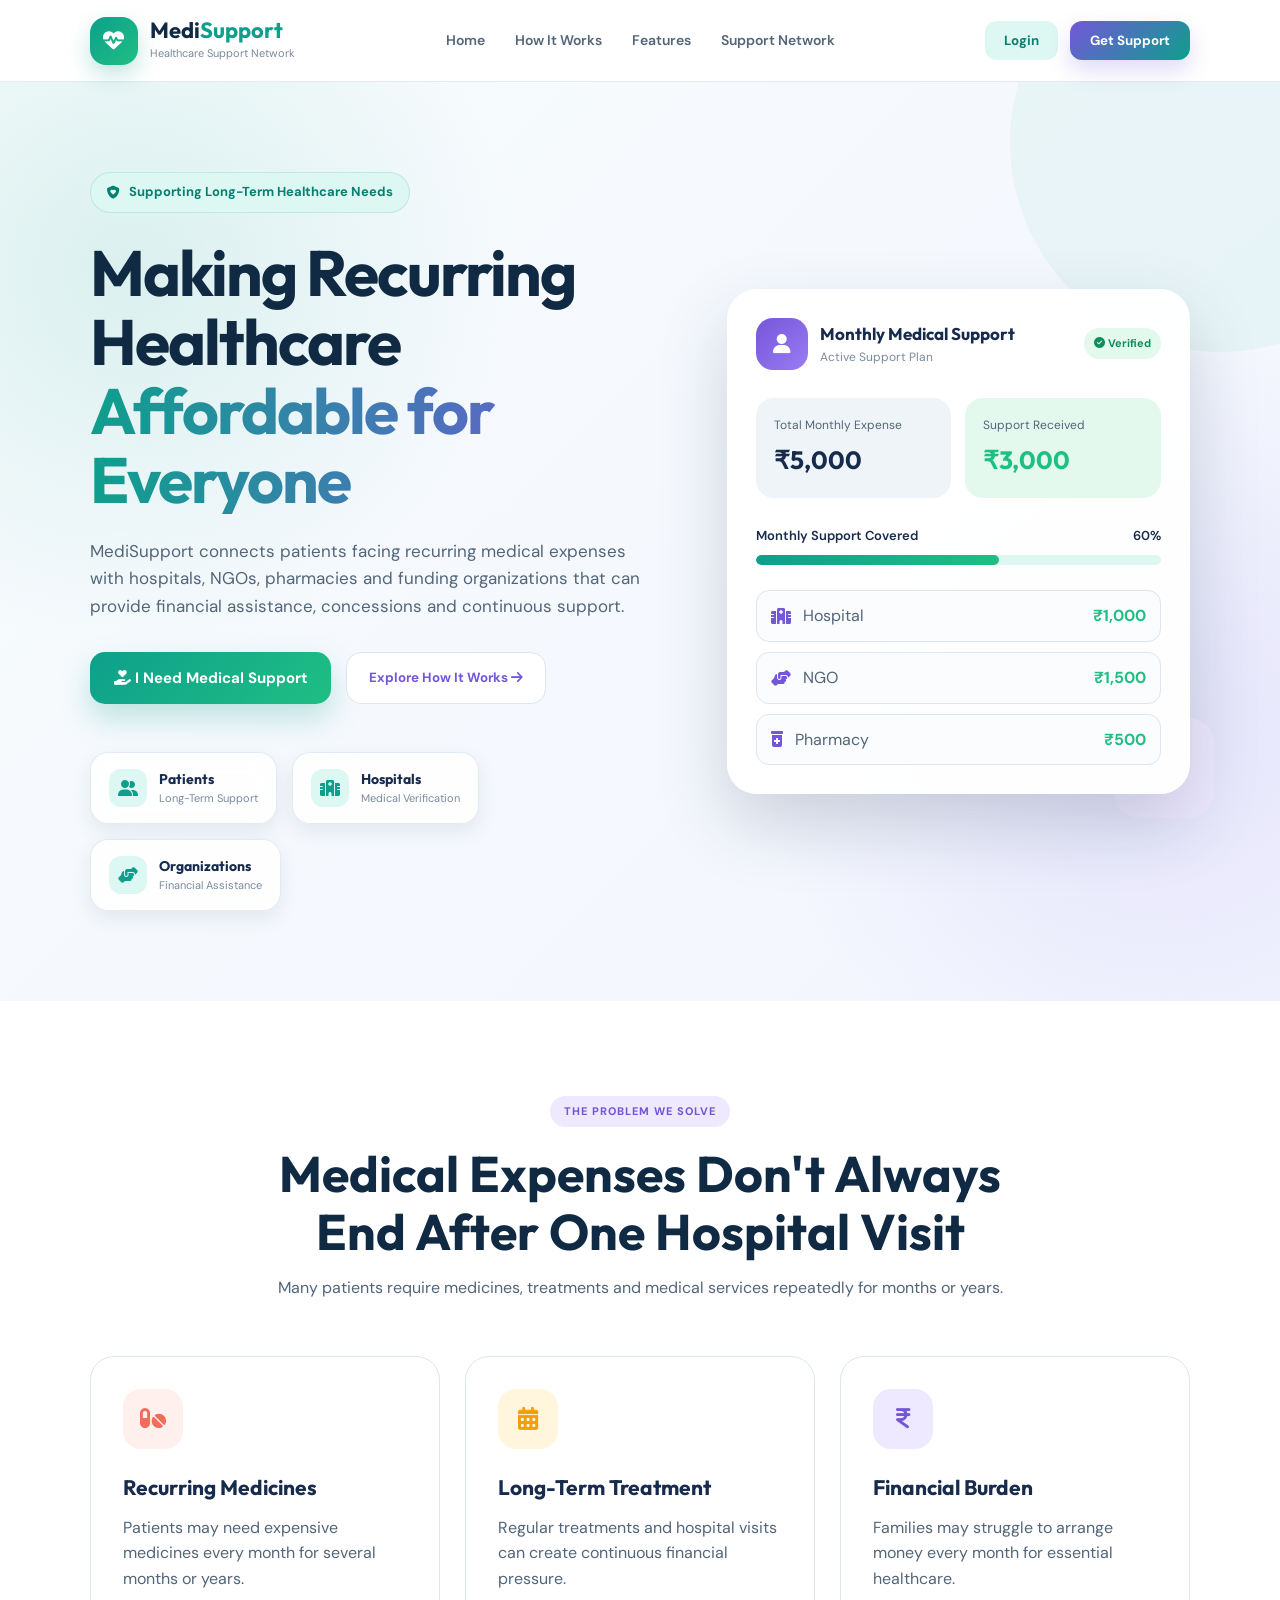
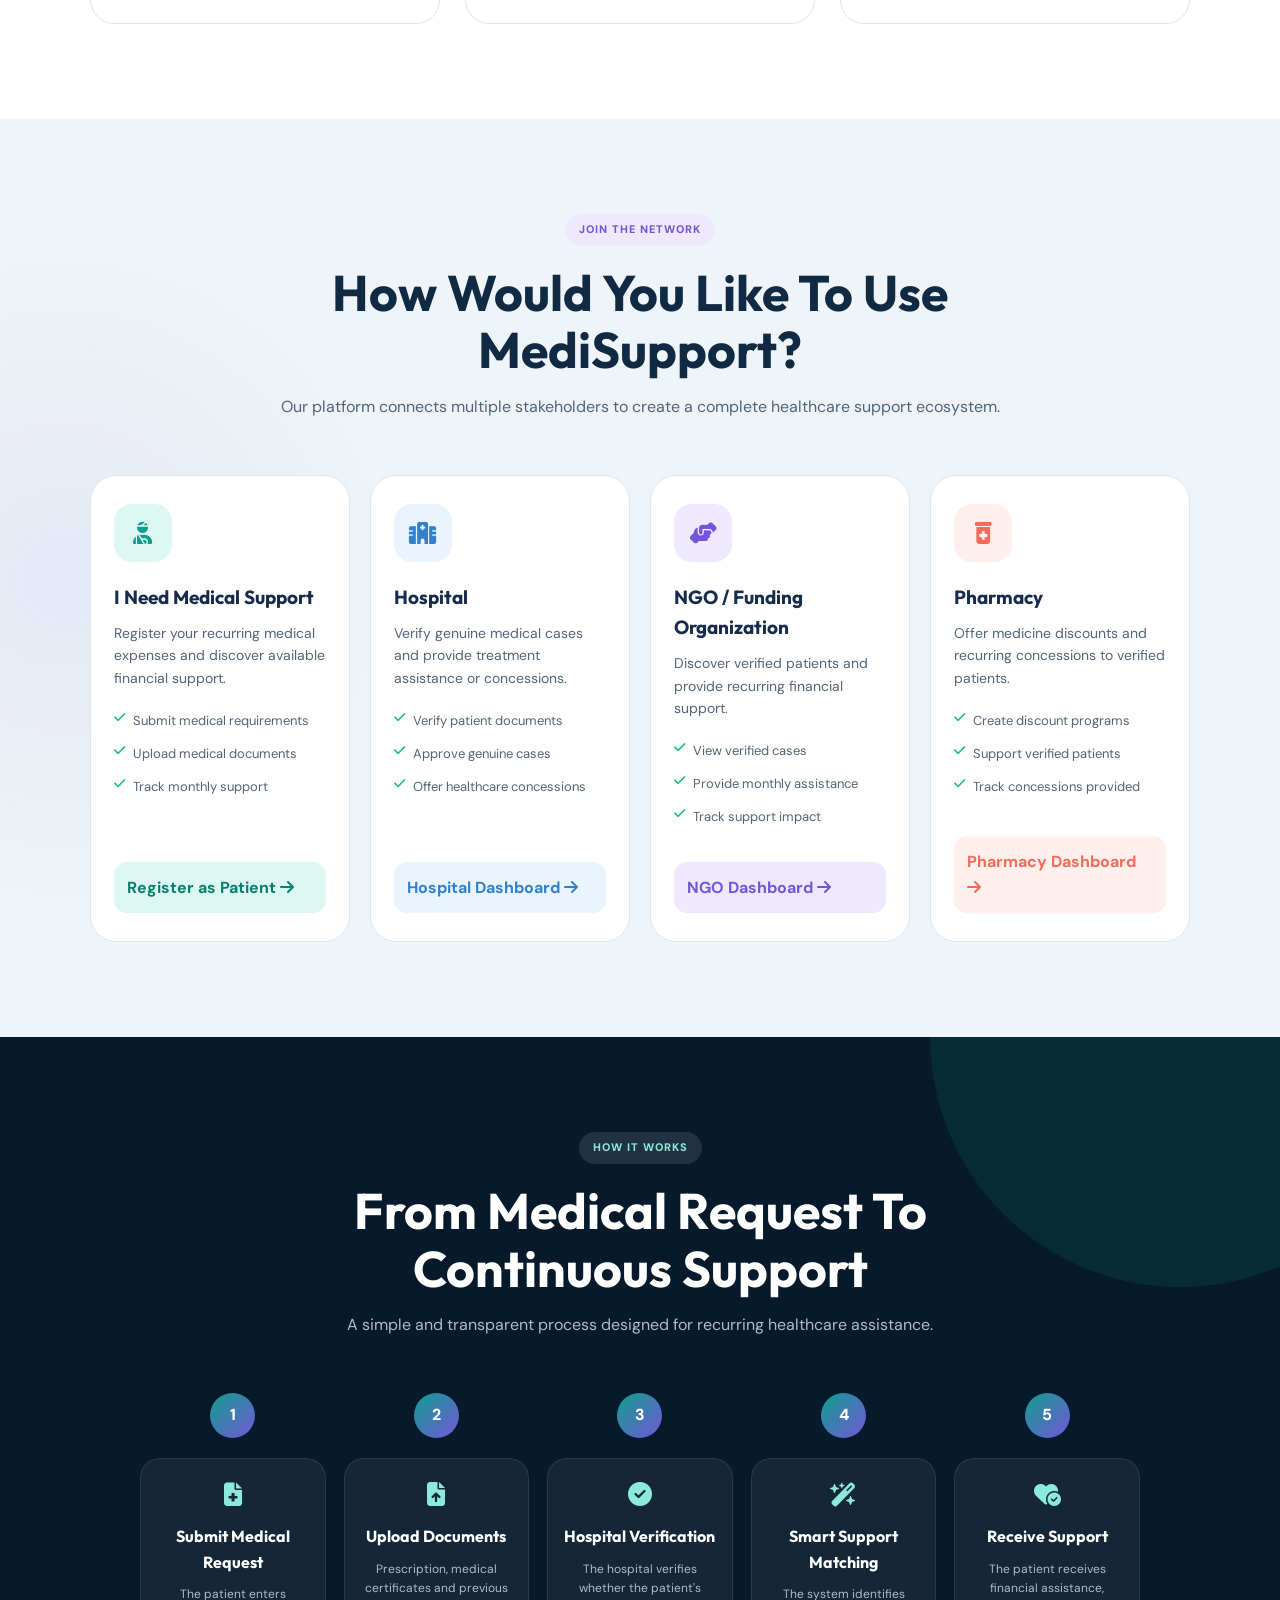
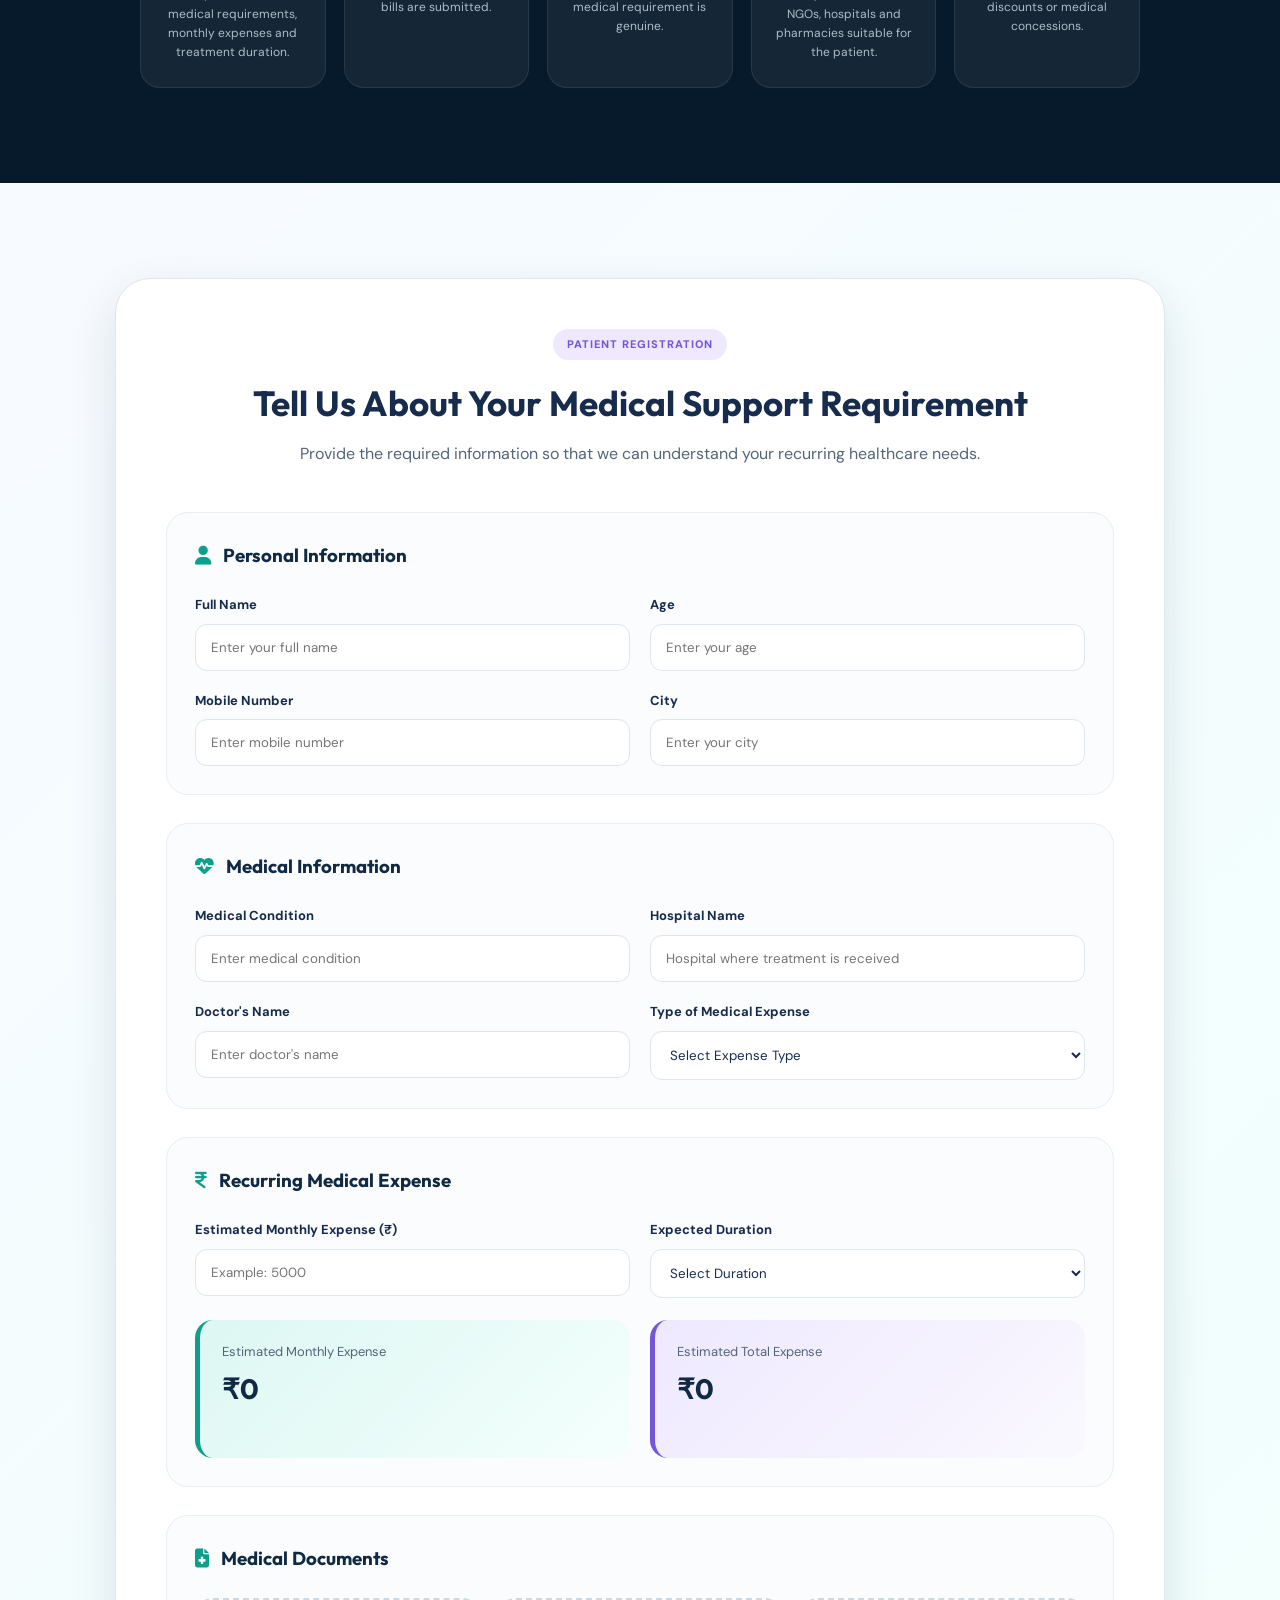
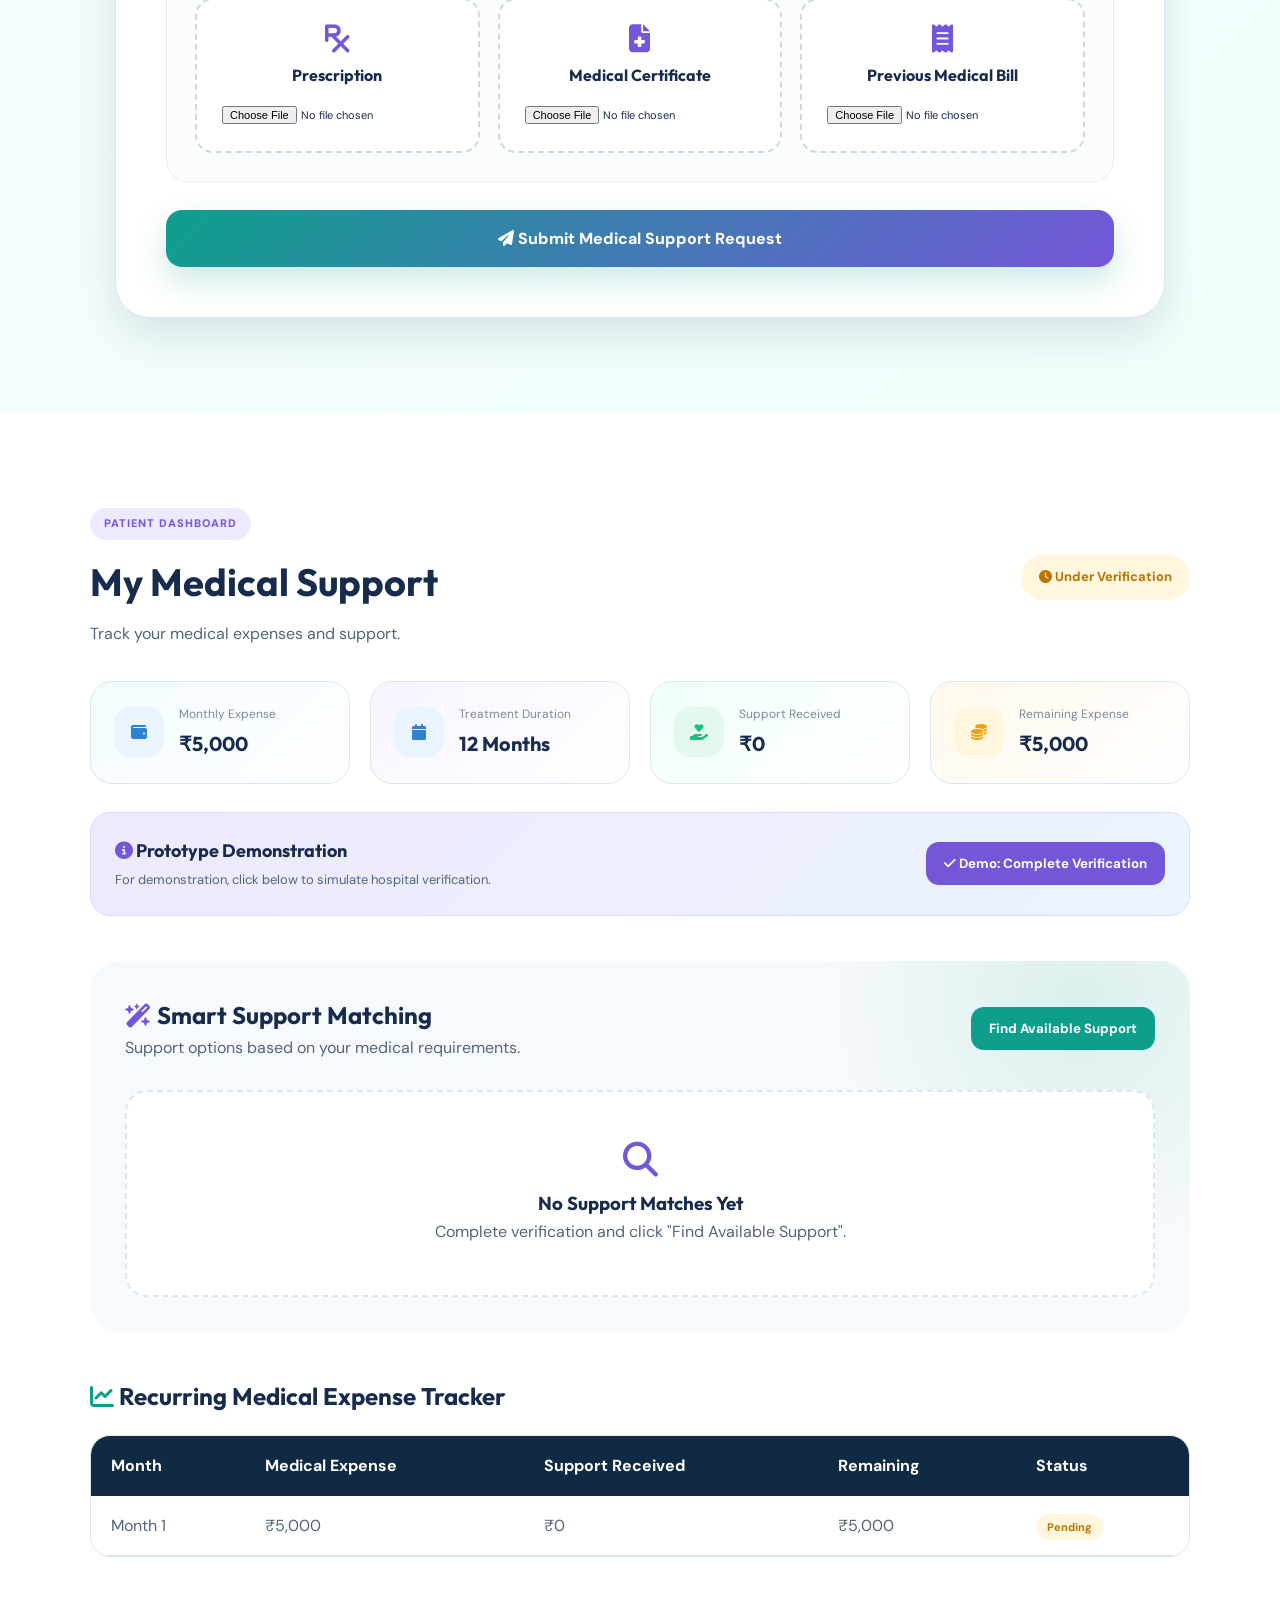
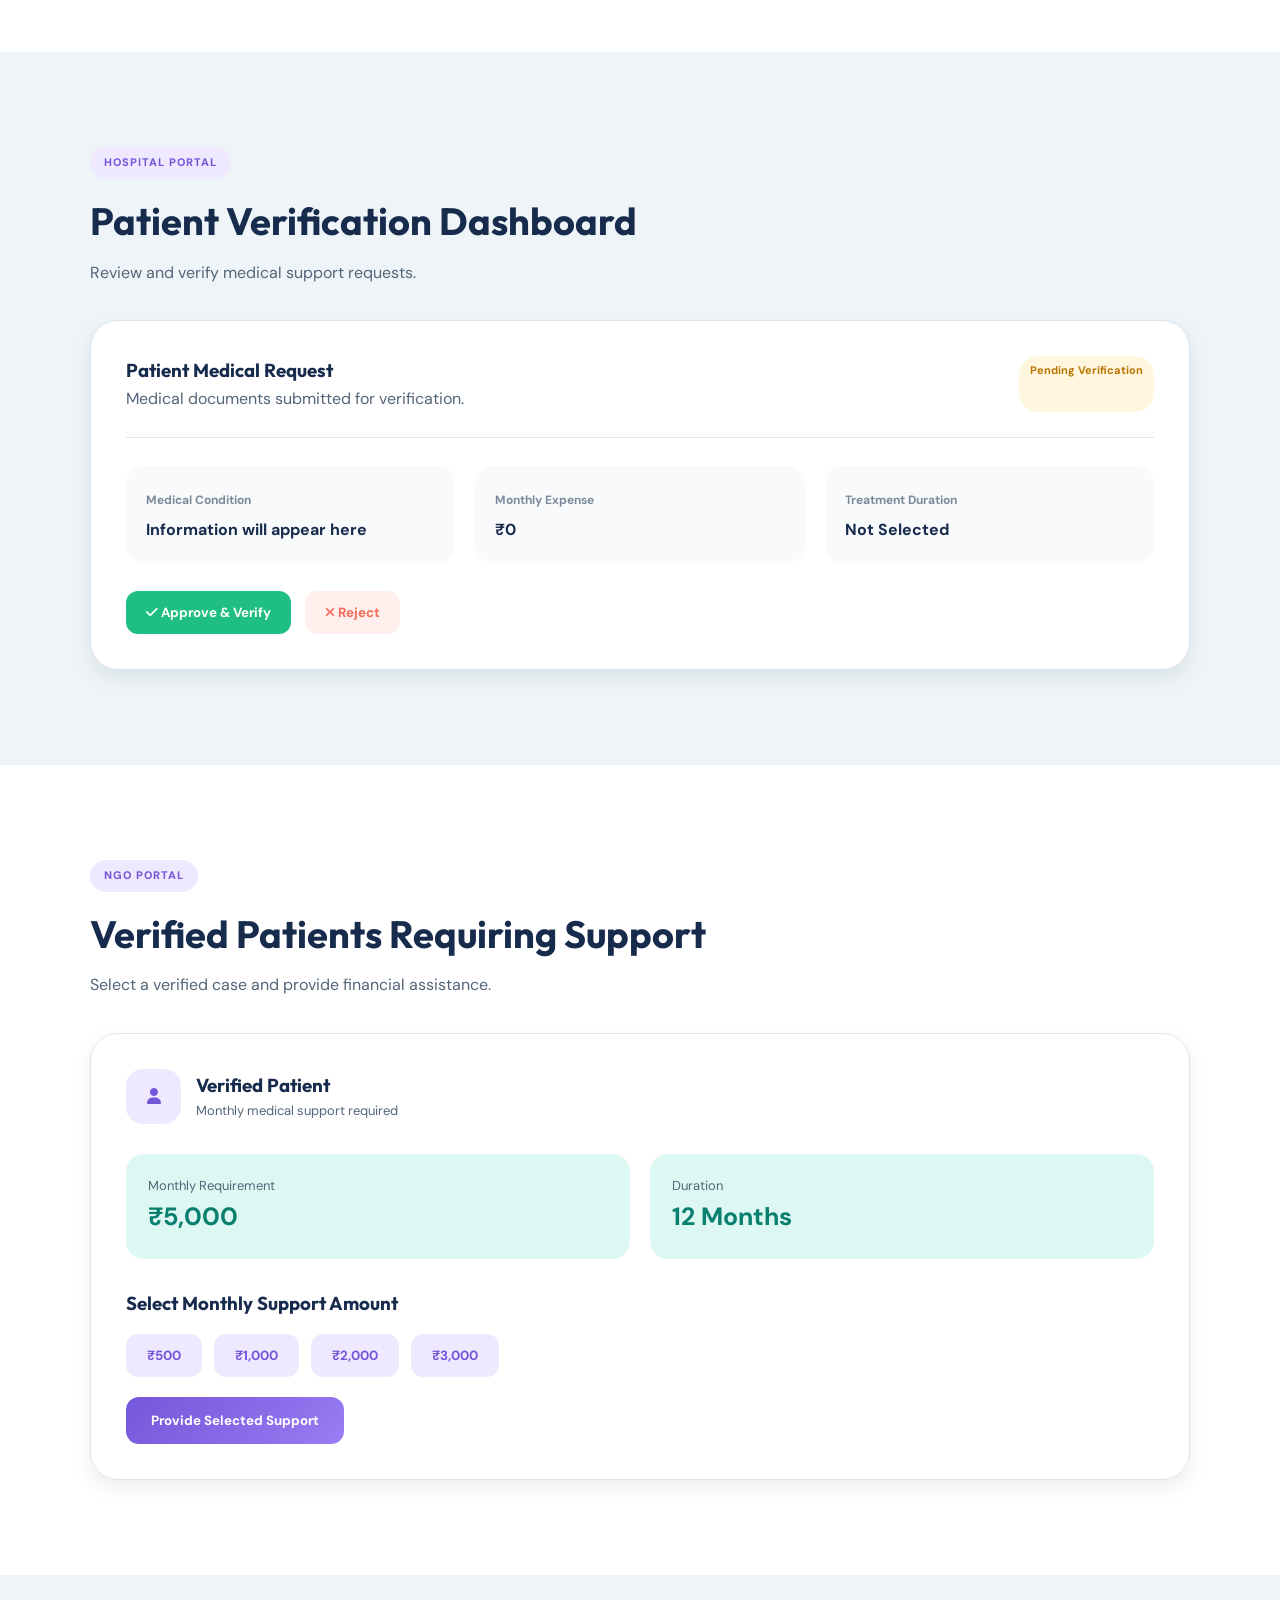
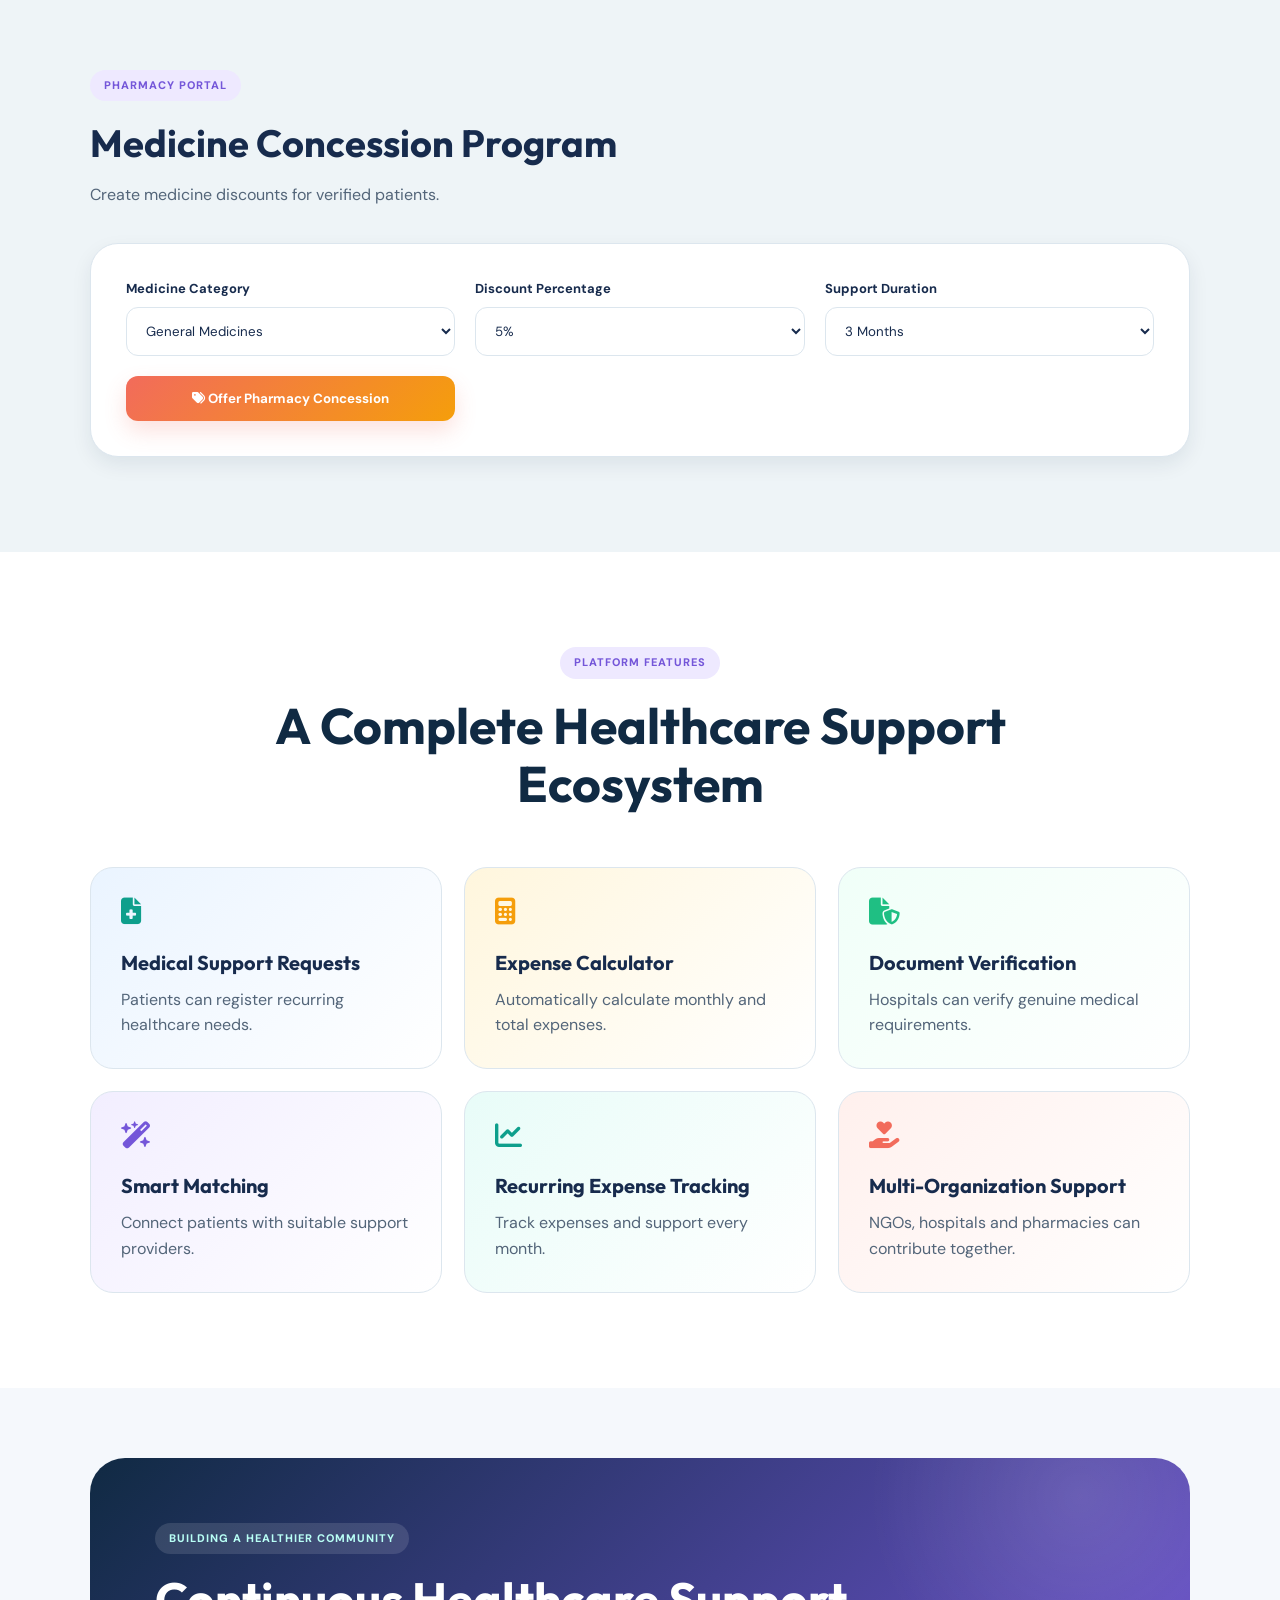
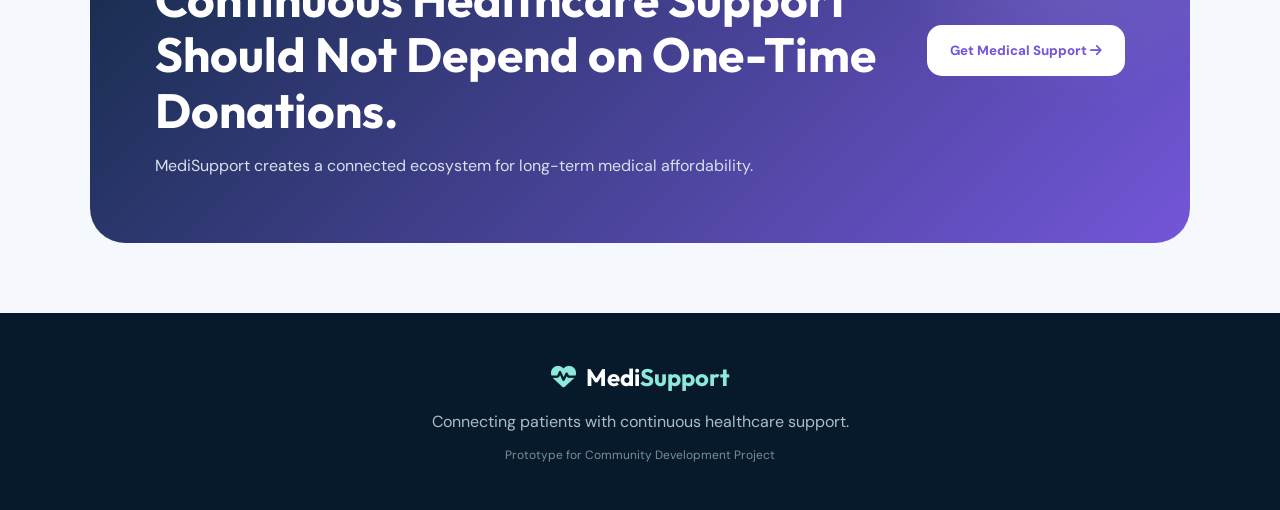
<file: index.html>
<!DOCTYPE html>
<html lang="en">
<head>
    <meta charset="UTF-8">

    <meta name="viewport" content="width=device-width, initial-scale=1.0">

    <title>MediSupport | Recurring Healthcare Support Platform</title>

    <!-- CSS Connection -->
    <link rel="stylesheet" href="style.css">

    <!-- Font Awesome Icons -->
    <link
        rel="stylesheet"
        href="https://cdnjs.cloudflare.com/ajax/libs/font-awesome/6.5.1/css/all.min.css"
    >
</head>

<body>


<!-- ========================================= -->
<!-- NAVBAR -->
<!-- ========================================= -->

<header class="navbar">

    <div class="logo">

        <div class="logo-icon">
            <i class="fa-solid fa-heart-pulse"></i>
        </div>

        <div>
            <h2>Medi<span>Support</span></h2>
            <p>Healthcare Support Network</p>
        </div>

    </div>


    <nav class="nav-links">

        <a href="#home">Home</a>

        <a href="#how-it-works">How It Works</a>

        <a href="#features">Features</a>

        <a href="#support">Support Network</a>

    </nav>


    <div class="nav-buttons">

        <button class="login-btn" id="loginBtn">
            Login
        </button>

        <button class="register-btn" id="registerBtn">
            Get Support
        </button>

    </div>

</header>



<!-- ========================================= -->
<!-- HERO SECTION -->
<!-- ========================================= -->

<section class="hero" id="home">

    <div class="hero-content">

        <div class="hero-badge">

            <i class="fa-solid fa-shield-heart"></i>

            Supporting Long-Term Healthcare Needs

        </div>


        <h1>

            Making Recurring Healthcare
            <span>Affordable for Everyone</span>

        </h1>


        <p>

            MediSupport connects patients facing recurring medical
            expenses with hospitals, NGOs, pharmacies and funding
            organizations that can provide financial assistance,
            concessions and continuous support.

        </p>


        <div class="hero-buttons">

            <button class="primary-btn" id="needSupportBtn">

                <i class="fa-solid fa-hand-holding-heart"></i>

                I Need Medical Support

            </button>


            <button class="secondary-btn" id="exploreBtn">

                Explore How It Works

                <i class="fa-solid fa-arrow-right"></i>

            </button>

        </div>


        <div class="hero-stats">

            <div class="stat-card">

                <i class="fa-solid fa-user-group"></i>

                <div>

                    <h3>Patients</h3>

                    <p>Long-Term Support</p>

                </div>

            </div>


            <div class="stat-card">

                <i class="fa-solid fa-hospital"></i>

                <div>

                    <h3>Hospitals</h3>

                    <p>Medical Verification</p>

                </div>

            </div>


            <div class="stat-card">

                <i class="fa-solid fa-handshake-angle"></i>

                <div>

                    <h3>Organizations</h3>

                    <p>Financial Assistance</p>

                </div>

            </div>

        </div>

    </div>



    <div class="hero-visual">

        <div class="main-support-card">

            <div class="support-card-header">

                <div class="patient-avatar">

                    <i class="fa-solid fa-user"></i>

                </div>


                <div>

                    <h3>Monthly Medical Support</h3>

                    <p>Active Support Plan</p>

                </div>


                <span class="verified-badge">

                    <i class="fa-solid fa-circle-check"></i>

                    Verified

                </span>

            </div>


            <div class="expense-summary">

                <div>

                    <p>Total Monthly Expense</p>

                    <h2>₹5,000</h2>

                </div>


                <div>

                    <p>Support Received</p>

                    <h2 class="green-text">₹3,000</h2>

                </div>

            </div>


            <div class="progress-section">

                <div class="progress-label">

                    <span>Monthly Support Covered</span>

                    <span>60%</span>

                </div>


                <div class="progress-bar">

                    <div class="progress-fill"></div>

                </div>

            </div>


            <div class="support-sources">

                <div class="support-source">

                    <i class="fa-solid fa-hospital"></i>

                    <span>Hospital</span>

                    <strong>₹1,000</strong>

                </div>


                <div class="support-source">

                    <i class="fa-solid fa-handshake-angle"></i>

                    <span>NGO</span>

                    <strong>₹1,500</strong>

                </div>


                <div class="support-source">

                    <i class="fa-solid fa-prescription-bottle-medical"></i>

                    <span>Pharmacy</span>

                    <strong>₹500</strong>

                </div>

            </div>

        </div>

    </div>

</section>



<!-- ========================================= -->
<!-- PROBLEM SECTION -->
<!-- ========================================= -->

<section class="problem-section">

    <div class="section-heading">

        <span class="section-tag">

            THE PROBLEM WE SOLVE

        </span>


        <h2>

            Medical Expenses Don't Always End
            After One Hospital Visit

        </h2>


        <p>

            Many patients require medicines, treatments and medical
            services repeatedly for months or years.

        </p>

    </div>


    <div class="problem-grid">


        <div class="problem-card">

            <div class="problem-icon red">

                <i class="fa-solid fa-pills"></i>

            </div>

            <h3>Recurring Medicines</h3>

            <p>

                Patients may need expensive medicines every
                month for several months or years.

            </p>

        </div>



        <div class="problem-card">

            <div class="problem-icon orange">

                <i class="fa-solid fa-calendar-days"></i>

            </div>

            <h3>Long-Term Treatment</h3>

            <p>

                Regular treatments and hospital visits can
                create continuous financial pressure.

            </p>

        </div>



        <div class="problem-card">

            <div class="problem-icon purple">

                <i class="fa-solid fa-indian-rupee-sign"></i>

            </div>

            <h3>Financial Burden</h3>

            <p>

                Families may struggle to arrange money every
                month for essential healthcare.

            </p>

        </div>


    </div>

</section>



<!-- ========================================= -->
<!-- USER TYPE SELECTION -->
<!-- ========================================= -->

<section class="user-selection-section" id="support">

    <div class="section-heading">

        <span class="section-tag">

            JOIN THE NETWORK

        </span>


        <h2>How Would You Like To Use MediSupport?</h2>


        <p>

            Our platform connects multiple stakeholders to create
            a complete healthcare support ecosystem.

        </p>

    </div>



    <div class="user-cards-grid">


        <!-- PATIENT -->

        <div class="user-card patient-card">

            <div class="user-icon">

                <i class="fa-solid fa-user-injured"></i>

            </div>

            <h3>I Need Medical Support</h3>

            <p>

                Register your recurring medical expenses and
                discover available financial support.

            </p>

            <ul>

                <li>
                    <i class="fa-solid fa-check"></i>
                    Submit medical requirements
                </li>

                <li>
                    <i class="fa-solid fa-check"></i>
                    Upload medical documents
                </li>

                <li>
                    <i class="fa-solid fa-check"></i>
                    Track monthly support
                </li>

            </ul>
<a href="patient.html" class="user-action-btn">

    Register as Patient

    <i class="fa-solid fa-arrow-right"></i>

</a>
           
       </div>



        <!-- HOSPITAL -->

        <div class="user-card hospital-card">

            <div class="user-icon">

                <i class="fa-solid fa-hospital"></i>

            </div>

            <h3>Hospital</h3>

            <p>

                Verify genuine medical cases and provide
                treatment assistance or concessions.

            </p>

            <ul>

                <li>
                    <i class="fa-solid fa-check"></i>
                    Verify patient documents
                </li>

                <li>
                    <i class="fa-solid fa-check"></i>
                    Approve genuine cases
                </li>

                <li>
                    <i class="fa-solid fa-check"></i>
                    Offer healthcare concessions
                </li>

            </ul>
<a href="hospital.html" class="user-action-btn">

    Hospital Dashboard

    <i class="fa-solid fa-arrow-right"></i>

</a>

        </div>



        <!-- NGO -->

        <div class="user-card ngo-card">

            <div class="user-icon">

                <i class="fa-solid fa-handshake-angle"></i>

            </div>

            <h3>NGO / Funding Organization</h3>

            <p>

                Discover verified patients and provide
                recurring financial support.

            </p>

            <ul>

                <li>
                    <i class="fa-solid fa-check"></i>
                    View verified cases
                </li>

                <li>
                    <i class="fa-solid fa-check"></i>
                    Provide monthly assistance
                </li>

                <li>
                    <i class="fa-solid fa-check"></i>
                    Track support impact
                </li>

            </ul>

           <a href="ngo.html" class="user-action-btn">

    NGO Dashboard

    <i class="fa-solid fa-arrow-right"></i>

</a>

        </div>



        <!-- PHARMACY -->

        <div class="user-card pharmacy-card">

            <div class="user-icon">

                <i class="fa-solid fa-prescription-bottle-medical"></i>

            </div>

            <h3>Pharmacy</h3>

            <p>

                Offer medicine discounts and recurring
                concessions to verified patients.

            </p>

            <ul>

                <li>
                    <i class="fa-solid fa-check"></i>
                    Create discount programs
                </li>

                <li>
                    <i class="fa-solid fa-check"></i>
                    Support verified patients
                </li>

                <li>
                    <i class="fa-solid fa-check"></i>
                    Track concessions provided
                </li>

            </ul>

           <a href="pharmacy.html" class="user-action-btn">

    Pharmacy Dashboard

    <i class="fa-solid fa-arrow-right"></i>

</a>

        </div>

    </div>

</section>



<!-- ========================================= -->
<!-- HOW IT WORKS -->
<!-- ========================================= -->

<section class="how-it-works" id="how-it-works">

    <div class="section-heading">

        <span class="section-tag">

            HOW IT WORKS

        </span>

        <h2>From Medical Request To Continuous Support</h2>

        <p>

            A simple and transparent process designed
            for recurring healthcare assistance.

        </p>

    </div>



    <div class="timeline">


        <div class="timeline-item">

            <div class="timeline-number">1</div>

            <div class="timeline-content">

                <i class="fa-solid fa-file-medical"></i>

                <h3>Submit Medical Request</h3>

                <p>

                    The patient enters medical requirements,
                    monthly expenses and treatment duration.

                </p>

            </div>

        </div>



        <div class="timeline-item">

            <div class="timeline-number">2</div>

            <div class="timeline-content">

                <i class="fa-solid fa-file-arrow-up"></i>

                <h3>Upload Documents</h3>

                <p>

                    Prescription, medical certificates and
                    previous bills are submitted.

                </p>

            </div>

        </div>



        <div class="timeline-item">

            <div class="timeline-number">3</div>

            <div class="timeline-content">

                <i class="fa-solid fa-circle-check"></i>

                <h3>Hospital Verification</h3>

                <p>

                    The hospital verifies whether the
                    patient's medical requirement is genuine.

                </p>

            </div>

        </div>



        <div class="timeline-item">

            <div class="timeline-number">4</div>

            <div class="timeline-content">

                <i class="fa-solid fa-wand-magic-sparkles"></i>

                <h3>Smart Support Matching</h3>

                <p>

                    The system identifies NGOs, hospitals
                    and pharmacies suitable for the patient.

                </p>

            </div>

        </div>



        <div class="timeline-item">

            <div class="timeline-number">5</div>

            <div class="timeline-content">

                <i class="fa-solid fa-heart-circle-check"></i>

                <h3>Receive Support</h3>

                <p>

                    The patient receives financial assistance,
                    discounts or medical concessions.

                </p>

            </div>

        </div>

    </div>

</section>



<!-- ========================================= -->
<!-- PATIENT REGISTRATION SECTION -->
<!-- ========================================= -->

<section class="registration-section" id="patient-registration">

    <div class="form-container">

        <div class="form-header">

            <span class="section-tag">

                PATIENT REGISTRATION

            </span>

            <h2>Tell Us About Your Medical Support Requirement</h2>

            <p>

                Provide the required information so that we can
                understand your recurring healthcare needs.

            </p>

        </div>



        <form id="patientForm">


            <!-- PERSONAL DETAILS -->

            <div class="form-section">

                <h3>

                    <i class="fa-solid fa-user"></i>

                    Personal Information

                </h3>


                <div class="form-grid">


                    <div class="input-group">

                        <label>Full Name</label>

                        <input
                            type="text"
                            id="fullName"
                            placeholder="Enter your full name"
                            required
                        >

                    </div>


                    <div class="input-group">

                        <label>Age</label>

                        <input
                            type="number"
                            id="age"
                            placeholder="Enter your age"
                            required
                        >

                    </div>


                    <div class="input-group">

                        <label>Mobile Number</label>

                        <input
                            type="tel"
                            id="phone"
                            placeholder="Enter mobile number"
                            required
                        >

                    </div>


                    <div class="input-group">

                        <label>City</label>

                        <input
                            type="text"
                            id="city"
                            placeholder="Enter your city"
                            required
                        >

                    </div>

                </div>

            </div>



            <!-- MEDICAL DETAILS -->

            <div class="form-section">

                <h3>

                    <i class="fa-solid fa-heart-pulse"></i>

                    Medical Information

                </h3>


                <div class="form-grid">


                    <div class="input-group">

                        <label>Medical Condition</label>

                        <input
                            type="text"
                            id="medicalCondition"
                            placeholder="Enter medical condition"
                            required
                        >

                    </div>


                    <div class="input-group">

                        <label>Hospital Name</label>

                        <input
                            type="text"
                            id="hospitalName"
                            placeholder="Hospital where treatment is received"
                        >

                    </div>


                    <div class="input-group">

                        <label>Doctor's Name</label>

                        <input
                            type="text"
                            id="doctorName"
                            placeholder="Enter doctor's name"
                        >

                    </div>


                    <div class="input-group">

                        <label>Type of Medical Expense</label>

                        <select id="expenseType">

                            <option value="">Select Expense Type</option>

                            <option>Monthly Medicines</option>

                            <option>Regular Treatment</option>

                            <option>Medical Tests</option>

                            <option>Hospital Visits</option>

                            <option>Therapy</option>

                            <option>Other</option>

                        </select>

                    </div>

                </div>

            </div>



            <!-- EXPENSE DETAILS -->

            <div class="form-section">

                <h3>

                    <i class="fa-solid fa-indian-rupee-sign"></i>

                    Recurring Medical Expense

                </h3>


                <div class="form-grid">


                    <div class="input-group">

                        <label>Estimated Monthly Expense (₹)</label>

                        <input
                            type="number"
                            id="monthlyExpense"
                            placeholder="Example: 5000"
                            required
                        >

                    </div>


                    <div class="input-group">

                        <label>Expected Duration</label>

                        <select id="treatmentDuration">

                            <option value="">Select Duration</option>

                            <option value="3">3 Months</option>

                            <option value="6">6 Months</option>

                            <option value="12">1 Year</option>

                            <option value="24">2 Years</option>

                            <option value="36">3 Years</option>

                            <option value="longterm">Long-Term</option>

                        </select>

                    </div>

                </div>


                <div class="expense-preview">

                    <div>

                        <p>Estimated Monthly Expense</p>

                        <h3 id="monthlyPreview">₹0</h3>

                    </div>


                    <div>

                        <p>Estimated Total Expense</p>

                        <h3 id="totalPreview">₹0</h3>

                    </div>

                </div>

            </div>



            <!-- DOCUMENTS -->

            <div class="form-section">

                <h3>

                    <i class="fa-solid fa-file-medical"></i>

                    Medical Documents

                </h3>


                <div class="upload-grid">


                    <div class="upload-box">

                        <i class="fa-solid fa-prescription"></i>

                        <h4>Prescription</h4>

                        <input
                            type="file"
                            id="prescription"
                        >

                    </div>


                    <div class="upload-box">

                        <i class="fa-solid fa-file-medical"></i>

                        <h4>Medical Certificate</h4>

                        <input
                            type="file"
                            id="medicalCertificate"
                        >

                    </div>


                    <div class="upload-box">

                        <i class="fa-solid fa-receipt"></i>

                        <h4>Previous Medical Bill</h4>

                        <input
                            type="file"
                            id="medicalBill"
                        >

                    </div>

                </div>

            </div>



            <button type="submit" class="submit-request-btn">

                <i class="fa-solid fa-paper-plane"></i>

                Submit Medical Support Request

            </button>

        </form>

    </div>

</section>



<!-- ========================================= -->
<!-- PATIENT DASHBOARD -->
<!-- ========================================= -->

<section class="dashboard-section" id="patient-dashboard">

    <div class="dashboard-header">

        <div>

            <span class="section-tag">

                PATIENT DASHBOARD

            </span>

            <h2>My Medical Support</h2>

            <p id="dashboardPatientName">

                Track your medical expenses and support.

            </p>

        </div>


        <div class="verification-status pending" id="verificationStatus">

            <i class="fa-solid fa-clock"></i>

            Under Verification

        </div>

    </div>



    <div class="dashboard-summary-grid">


        <div class="summary-card">

            <div class="summary-icon">

                <i class="fa-solid fa-wallet"></i>

            </div>

            <div>

                <p>Monthly Expense</p>

                <h3 id="dashboardMonthlyExpense">₹5,000</h3>

            </div>

        </div>



        <div class="summary-card">

            <div class="summary-icon">

                <i class="fa-solid fa-calendar"></i>

            </div>

            <div>

                <p>Treatment Duration</p>

                <h3 id="dashboardDuration">12 Months</h3>

            </div>

        </div>



        <div class="summary-card">

            <div class="summary-icon green-icon">

                <i class="fa-solid fa-hand-holding-heart"></i>

            </div>

            <div>

                <p>Support Received</p>

                <h3 id="dashboardSupport">₹0</h3>

            </div>

        </div>



        <div class="summary-card">

            <div class="summary-icon orange-icon">

                <i class="fa-solid fa-coins"></i>

            </div>

            <div>

                <p>Remaining Expense</p>

                <h3 id="dashboardRemaining">₹5,000</h3>

            </div>

        </div>

    </div>



    <!-- DEMO VERIFICATION -->

    <div class="demo-verification">

        <div>

            <h3>

                <i class="fa-solid fa-circle-info"></i>

                Prototype Demonstration

            </h3>

            <p>

                For demonstration, click below to simulate
                hospital verification.

            </p>

        </div>


        <button id="verifyDemoBtn">

            <i class="fa-solid fa-check"></i>

            Demo: Complete Verification

        </button>

    </div>



    <!-- SMART MATCHING -->

    <div class="matching-section">

        <div class="matching-header">

            <div>

                <h2>

                    <i class="fa-solid fa-wand-magic-sparkles"></i>

                    Smart Support Matching

                </h2>

                <p>

                    Support options based on your medical requirements.

                </p>

            </div>


            <button id="findSupportBtn">

                Find Available Support

            </button>

        </div>



        <div class="support-match-grid" id="supportMatches">


            <div class="empty-state">

                <i class="fa-solid fa-magnifying-glass"></i>

                <h3>No Support Matches Yet</h3>

                <p>

                    Complete verification and click
                    "Find Available Support".

                </p>

            </div>

        </div>

    </div>



    <!-- MONTHLY TRACKER -->

    <div class="tracker-section">

        <h2>

            <i class="fa-solid fa-chart-line"></i>

            Recurring Medical Expense Tracker

        </h2>


        <div class="tracker-table-wrapper">

            <table>

                <thead>

                    <tr>

                        <th>Month</th>

                        <th>Medical Expense</th>

                        <th>Support Received</th>

                        <th>Remaining</th>

                        <th>Status</th>

                    </tr>

                </thead>


                <tbody id="trackerBody">

                    <tr>

                        <td>Month 1</td>

                        <td>₹5,000</td>

                        <td>₹0</td>

                        <td>₹5,000</td>

                        <td>

                            <span class="status pending-status">

                                Pending

                            </span>

                        </td>

                    </tr>

                </tbody>

            </table>

        </div>

    </div>

</section>



<!-- ========================================= -->
<!-- HOSPITAL DASHBOARD -->
<!-- ========================================= -->

<section class="organization-dashboard" id="hospital-dashboard">

    <div class="dashboard-header">

        <div>

            <span class="section-tag">HOSPITAL PORTAL</span>

            <h2>Patient Verification Dashboard</h2>

            <p>Review and verify medical support requests.</p>

        </div>

    </div>


    <div class="verification-card">

        <div class="verification-card-header">

            <div>

                <h3 id="hospitalPatientName">

                    Patient Medical Request

                </h3>

                <p>

                    Medical documents submitted for verification.

                </p>

            </div>


            <span class="status pending-status">

                Pending Verification

            </span>

        </div>


        <div class="verification-details">

            <div>

                <strong>Medical Condition</strong>

                <p id="hospitalMedicalCondition">

                    Information will appear here

                </p>

            </div>


            <div>

                <strong>Monthly Expense</strong>

                <p id="hospitalMonthlyExpense">

                    ₹0

                </p>

            </div>


            <div>

                <strong>Treatment Duration</strong>

                <p id="hospitalDuration">

                    Not Selected

                </p>

            </div>

        </div>


        <div class="verification-actions">

            <button class="approve-btn" id="approvePatientBtn">

                <i class="fa-solid fa-check"></i>

                Approve & Verify

            </button>


            <button class="reject-btn">

                <i class="fa-solid fa-xmark"></i>

                Reject

            </button>

        </div>

    </div>

</section>



<!-- ========================================= -->
<!-- NGO DASHBOARD -->
<!-- ========================================= -->

<section class="organization-dashboard" id="ngo-dashboard">

    <div class="dashboard-header">

        <div>

            <span class="section-tag">NGO PORTAL</span>

            <h2>Verified Patients Requiring Support</h2>

            <p>

                Select a verified case and provide financial assistance.

            </p>

        </div>

    </div>


    <div class="ngo-support-card">

        <div class="ngo-patient-info">

            <div class="patient-mini-avatar">

                <i class="fa-solid fa-user"></i>

            </div>


            <div>

                <h3 id="ngoPatientName">

                    Verified Patient

                </h3>

                <p id="ngoPatientRequirement">

                    Monthly medical support required

                </p>

            </div>

        </div>


        <div class="ngo-expense-info">

            <div>

                <span>Monthly Requirement</span>

                <strong id="ngoMonthlyRequirement">

                    ₹5,000

                </strong>

            </div>


            <div>

                <span>Duration</span>

                <strong id="ngoDuration">

                    12 Months

                </strong>

            </div>

        </div>


        <div class="support-amounts">

            <h3>Select Monthly Support Amount</h3>


            <div class="amount-buttons">

                <button class="supportAmount" data-amount="500">

                    ₹500

                </button>


                <button class="supportAmount" data-amount="1000">

                    ₹1,000

                </button>


                <button class="supportAmount" data-amount="2000">

                    ₹2,000

                </button>


                <button class="supportAmount" data-amount="3000">

                    ₹3,000

                </button>

            </div>


            <button class="provide-support-btn" id="provideSupportBtn">

                Provide Selected Support

            </button>

        </div>

    </div>

</section>



<!-- ========================================= -->
<!-- PHARMACY DASHBOARD -->
<!-- ========================================= -->

<section class="organization-dashboard" id="pharmacy-dashboard">

    <div class="dashboard-header">

        <div>

            <span class="section-tag">PHARMACY PORTAL</span>

            <h2>Medicine Concession Program</h2>

            <p>

                Create medicine discounts for verified patients.

            </p>

        </div>

    </div>


    <div class="pharmacy-form-card">

        <div class="input-group">

            <label>Medicine Category</label>

            <select id="medicineCategory">

                <option>General Medicines</option>

                <option>Long-Term Medicines</option>

                <option>Specialized Medicines</option>

                <option>Other</option>

            </select>

        </div>


        <div class="input-group">

            <label>Discount Percentage</label>

            <select id="discountPercentage">

                <option value="5">5%</option>

                <option value="10">10%</option>

                <option value="15">15%</option>

                <option value="20">20%</option>

            </select>

        </div>


        <div class="input-group">

            <label>Support Duration</label>

            <select id="discountDuration">

                <option>3 Months</option>

                <option>6 Months</option>

                <option>1 Year</option>

            </select>

        </div>


        <button id="offerDiscountBtn">

            <i class="fa-solid fa-tags"></i>

            Offer Pharmacy Concession

        </button>

    </div>

</section>



<!-- ========================================= -->
<!-- FEATURES -->
<!-- ========================================= -->

<section class="features-section" id="features">

    <div class="section-heading">

        <span class="section-tag">

            PLATFORM FEATURES

        </span>

        <h2>A Complete Healthcare Support Ecosystem</h2>

    </div>


    <div class="features-grid">


        <div class="feature-card">

            <i class="fa-solid fa-file-medical"></i>

            <h3>Medical Support Requests</h3>

            <p>

                Patients can register recurring healthcare needs.

            </p>

        </div>


        <div class="feature-card">

            <i class="fa-solid fa-calculator"></i>

            <h3>Expense Calculator</h3>

            <p>

                Automatically calculate monthly and total expenses.

            </p>

        </div>


        <div class="feature-card">

            <i class="fa-solid fa-file-shield"></i>

            <h3>Document Verification</h3>

            <p>

                Hospitals can verify genuine medical requirements.

            </p>

        </div>


        <div class="feature-card">

            <i class="fa-solid fa-wand-magic-sparkles"></i>

            <h3>Smart Matching</h3>

            <p>

                Connect patients with suitable support providers.

            </p>

        </div>


        <div class="feature-card">

            <i class="fa-solid fa-chart-line"></i>

            <h3>Recurring Expense Tracking</h3>

            <p>

                Track expenses and support every month.

            </p>

        </div>


        <div class="feature-card">

            <i class="fa-solid fa-hand-holding-heart"></i>

            <h3>Multi-Organization Support</h3>

            <p>

                NGOs, hospitals and pharmacies can contribute together.

            </p>

        </div>

    </div>

</section>



<!-- ========================================= -->
<!-- FINAL CTA -->
<!-- ========================================= -->

<section class="final-cta">

    <div>

        <span class="section-tag">

            BUILDING A HEALTHIER COMMUNITY

        </span>

        <h2>

            Continuous Healthcare Support Should Not
            Depend on One-Time Donations.

        </h2>

        <p>

            MediSupport creates a connected ecosystem for
            long-term medical affordability.

        </p>

    </div>


    <button id="finalSupportBtn">

        Get Medical Support

        <i class="fa-solid fa-arrow-right"></i>

    </button>

</section>



<!-- ========================================= -->
<!-- FOOTER -->
<!-- ========================================= -->

<footer>

    <div class="footer-logo">

        <i class="fa-solid fa-heart-pulse"></i>

        <h2>Medi<span>Support</span></h2>

    </div>


    <p>

        Connecting patients with continuous healthcare support.

    </p>


    <p class="footer-note">

        Prototype for Community Development Project

    </p>

</footer>



<!-- JAVASCRIPT CONNECTION -->

<script src="script.js"></script>

</body>
</html>
</file>
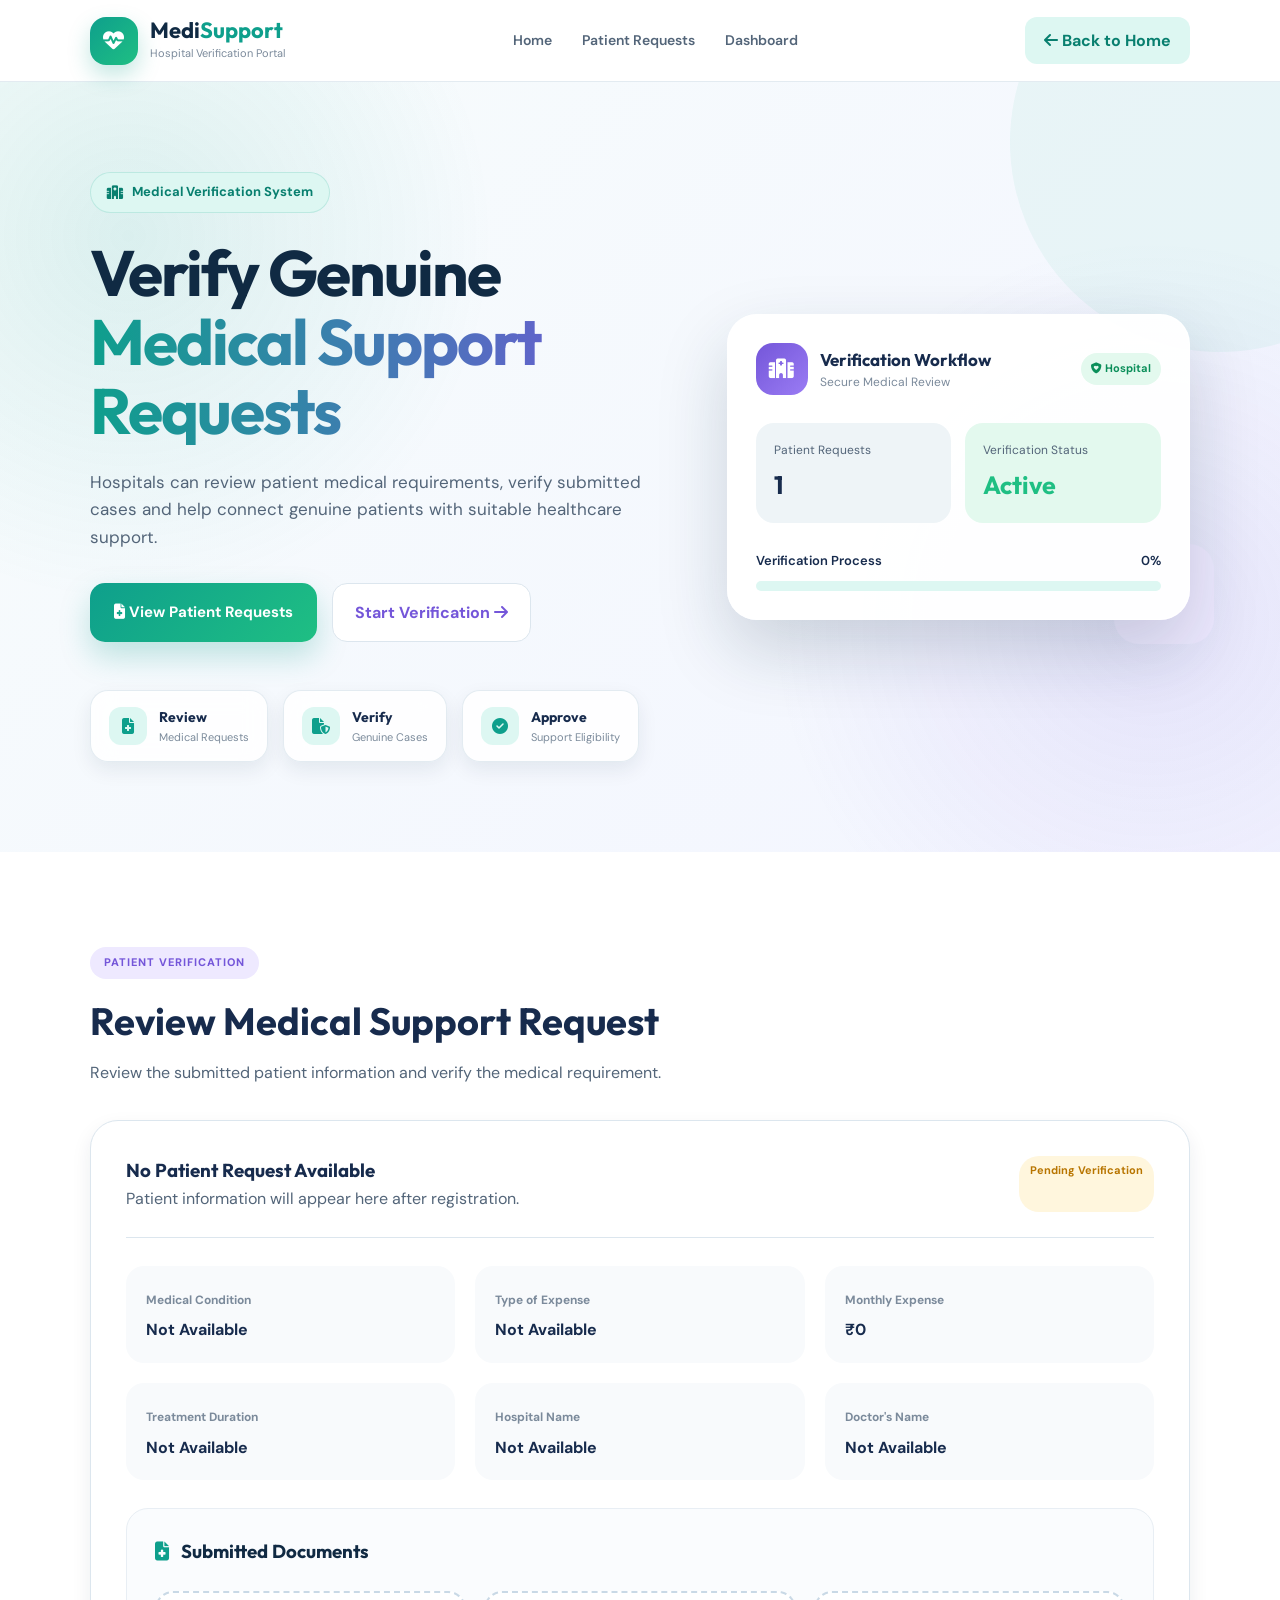
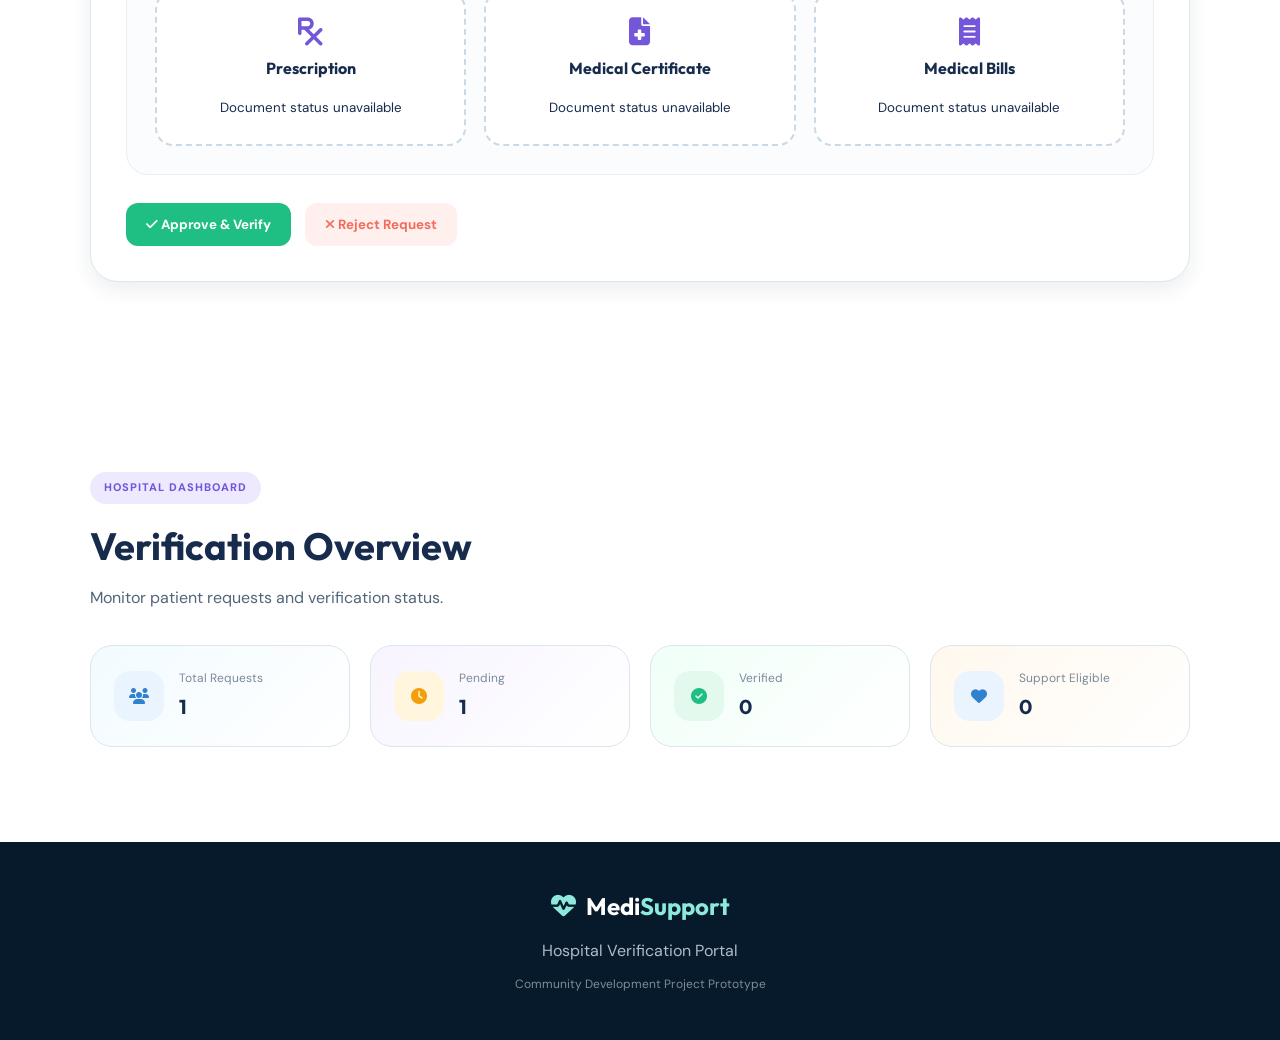
<file: hospital.html>
<!DOCTYPE html>
<html lang="en">

<head>

    <meta charset="UTF-8">

    <meta name="viewport" content="width=device-width, initial-scale=1.0">

    <title>MediSupport | Hospital Portal</title>

    <link rel="stylesheet" href="style.css">

    <link
        rel="stylesheet"
        href="https://cdnjs.cloudflare.com/ajax/libs/font-awesome/6.5.1/css/all.min.css"
    >

</head>


<body>


<!-- NAVBAR -->

<header class="navbar">

    <div class="logo">

        <div class="logo-icon">
            <i class="fa-solid fa-heart-pulse"></i>
        </div>

        <div>
            <h2>Medi<span>Support</span></h2>
            <p>Hospital Verification Portal</p>
        </div>

    </div>


    <nav class="nav-links">

        <a href="index.html">
            Home
        </a>

        <a href="#verification">
            Patient Requests
        </a>

        <a href="#hospital-dashboard">
            Dashboard
        </a>

    </nav>


    <div class="nav-buttons">

        <a href="index.html" class="login-btn">

            <i class="fa-solid fa-arrow-left"></i>

            Back to Home

        </a>

    </div>

</header>



<!-- HERO -->

<section class="hero">

    <div class="hero-content">

        <div class="hero-badge">

            <i class="fa-solid fa-hospital"></i>

            Medical Verification System

        </div>


        <h1>

            Verify Genuine
            <span>Medical Support Requests</span>

        </h1>


        <p>

            Hospitals can review patient medical requirements,
            verify submitted cases and help connect genuine
            patients with suitable healthcare support.

        </p>


        <div class="hero-buttons">

            <button
                class="primary-btn"
                id="viewRequestsBtn"
            >

                <i class="fa-solid fa-file-medical"></i>

                View Patient Requests

            </button>


            <a
                href="#verification"
                class="secondary-btn"
            >

                Start Verification

                <i class="fa-solid fa-arrow-right"></i>

            </a>

        </div>


        <div class="hero-stats">

            <div class="stat-card">

                <i class="fa-solid fa-file-medical"></i>

                <div>

                    <h3>Review</h3>
                    <p>Medical Requests</p>

                </div>

            </div>


            <div class="stat-card">

                <i class="fa-solid fa-file-shield"></i>

                <div>

                    <h3>Verify</h3>
                    <p>Genuine Cases</p>

                </div>

            </div>


            <div class="stat-card">

                <i class="fa-solid fa-circle-check"></i>

                <div>

                    <h3>Approve</h3>
                    <p>Support Eligibility</p>

                </div>

            </div>

        </div>

    </div>



    <div class="hero-visual">

        <div class="main-support-card">

            <div class="support-card-header">

                <div class="patient-avatar">

                    <i class="fa-solid fa-hospital"></i>

                </div>


                <div>

                    <h3>Verification Workflow</h3>

                    <p>Secure Medical Review</p>

                </div>


                <span class="verified-badge">

                    <i class="fa-solid fa-shield-heart"></i>

                    Hospital

                </span>

            </div>


            <div class="expense-summary">

                <div>

                    <p>Patient Requests</p>

                    <h2 id="requestCount">

                        1

                    </h2>

                </div>


                <div>

                    <p>Verification Status</p>

                    <h2 class="green-text">

                        Active

                    </h2>

                </div>

            </div>


            <div class="progress-section">

                <div class="progress-label">

                    <span>Verification Process</span>

                    <span id="verificationProgress">0%</span>

                </div>


                <div class="progress-bar">

                    <div
                        class="progress-fill"
                        id="verificationProgressBar"
                        style="width: 0%;"
                    ></div>

                </div>

            </div>

        </div>

    </div>

</section>



<!-- VERIFICATION SECTION -->

<section
    class="organization-dashboard"
    id="verification"
>


    <div class="dashboard-header">

        <div>

            <span class="section-tag">

                PATIENT VERIFICATION

            </span>

            <h2>

                Review Medical Support Request

            </h2>

            <p>

                Review the submitted patient information
                and verify the medical requirement.

            </p>

        </div>

    </div>



    <div class="verification-card">


        <div class="verification-card-header">

            <div>

                <h3 id="hospitalPatientName">

                    No Patient Request Available

                </h3>

                <p id="hospitalPatientInfo">

                    Patient information will appear here
                    after registration.

                </p>

            </div>


            <span
                class="status pending-status"
                id="hospitalVerificationStatus"
            >

                Pending Verification

            </span>

        </div>



        <div class="verification-details">


            <div>

                <strong>

                    Medical Condition

                </strong>

                <p id="hospitalMedicalCondition">

                    Not Available

                </p>

            </div>



            <div>

                <strong>

                    Type of Expense

                </strong>

                <p id="hospitalExpenseType">

                    Not Available

                </p>

            </div>



            <div>

                <strong>

                    Monthly Expense

                </strong>

                <p id="hospitalMonthlyExpense">

                    ₹0

                </p>

            </div>



            <div>

                <strong>

                    Treatment Duration

                </strong>

                <p id="hospitalDuration">

                    Not Available

                </p>

            </div>



            <div>

                <strong>

                    Hospital Name

                </strong>

                <p id="patientHospitalName">

                    Not Available

                </p>

            </div>



            <div>

                <strong>

                    Doctor's Name

                </strong>

                <p id="patientDoctorName">

                    Not Available

                </p>

            </div>


        </div>



        <!-- DOCUMENT STATUS -->

        <div class="form-section">

            <h3>

                <i class="fa-solid fa-file-medical"></i>

                Submitted Documents

            </h3>


            <div class="upload-grid">


                <div class="upload-box">

                    <i class="fa-solid fa-prescription"></i>

                    <h4>Prescription</h4>

                    <small id="hospitalPrescriptionStatus">

                        Document status unavailable

                    </small>

                </div>


                <div class="upload-box">

                    <i class="fa-solid fa-file-medical"></i>

                    <h4>Medical Certificate</h4>

                    <small id="hospitalCertificateStatus">

                        Document status unavailable

                    </small>

                </div>


                <div class="upload-box">

                    <i class="fa-solid fa-receipt"></i>

                    <h4>Medical Bills</h4>

                    <small id="hospitalBillStatus">

                        Document status unavailable

                    </small>

                </div>


            </div>

        </div>



        <!-- ACTIONS -->

        <div class="verification-actions">

            <button
                class="approve-btn"
                id="approvePatientBtn"
            >

                <i class="fa-solid fa-check"></i>

                Approve & Verify

            </button>


            <button
                class="reject-btn"
                id="rejectPatientBtn"
            >

                <i class="fa-solid fa-xmark"></i>

                Reject Request

            </button>

        </div>


    </div>


</section>



<!-- HOSPITAL DASHBOARD -->

<section
    class="dashboard-section"
    id="hospital-dashboard"
>


    <div class="dashboard-header">

        <div>

            <span class="section-tag">

                HOSPITAL DASHBOARD

            </span>

            <h2>

                Verification Overview

            </h2>

            <p>

                Monitor patient requests and verification status.

            </p>

        </div>

    </div>



    <div class="dashboard-summary-grid">


        <div class="summary-card">

            <div class="summary-icon">

                <i class="fa-solid fa-users"></i>

            </div>

            <div>

                <p>Total Requests</p>

                <h3>1</h3>

            </div>

        </div>



        <div class="summary-card">

            <div class="summary-icon orange-icon">

                <i class="fa-solid fa-clock"></i>

            </div>

            <div>

                <p>Pending</p>

                <h3 id="pendingCount">1</h3>

            </div>

        </div>



        <div class="summary-card">

            <div class="summary-icon green-icon">

                <i class="fa-solid fa-circle-check"></i>

            </div>

            <div>

                <p>Verified</p>

                <h3 id="verifiedCount">0</h3>

            </div>

        </div>



        <div class="summary-card">

            <div class="summary-icon">

                <i class="fa-solid fa-heart"></i>

            </div>

            <div>

                <p>Support Eligible</p>

                <h3 id="eligibleCount">0</h3>

            </div>

        </div>


    </div>


</section>



<footer>

    <div class="footer-logo">

        <i class="fa-solid fa-heart-pulse"></i>

        <h2>Medi<span>Support</span></h2>

    </div>

    <p>
        Hospital Verification Portal
    </p>

    <p class="footer-note">
        Community Development Project Prototype
    </p>

</footer>



<script>

document.addEventListener("DOMContentLoaded", function () {


    const viewRequestsBtn =
        document.getElementById("viewRequestsBtn");


    viewRequestsBtn.addEventListener("click", function () {

        document
            .getElementById("verification")
            .scrollIntoView({
                behavior: "smooth"
            });

    });



    /* LOAD PATIENT DATA */

    const patientData =
        JSON.parse(
            localStorage.getItem("mediSupportPatient")
        );


    if (patientData) {


        document.getElementById(
            "hospitalPatientName"
        ).textContent =
            patientData.name;


        document.getElementById(
            "hospitalPatientInfo"
        ).textContent =
            "Patient medical support request submitted for verification.";


        document.getElementById(
            "hospitalMonthlyExpense"
        ).textContent =
            "₹" +
            Number(
                patientData.monthlyExpense
            ).toLocaleString("en-IN");


        document.getElementById(
            "hospitalDuration"
        ).textContent =
            patientData.durationText;


    }



    /* APPROVE PATIENT */

    document.getElementById(
        "approvePatientBtn"
    ).addEventListener(
        "click",
        function () {


            localStorage.setItem(
                "mediSupportVerification",
                "verified"
            );


            document.getElementById(
                "hospitalVerificationStatus"
            ).textContent =
                "Verified";


            document.getElementById(
                "hospitalVerificationStatus"
            ).className =
                "status verified-status";


            document.getElementById(
                "verificationProgress"
            ).textContent =
                "100%";


            document.getElementById(
                "verificationProgressBar"
            ).style.width =
                "100%";


            document.getElementById(
                "pendingCount"
            ).textContent =
                "0";


            document.getElementById(
                "verifiedCount"
            ).textContent =
                "1";


            document.getElementById(
                "eligibleCount"
            ).textContent =
                "1";


            alert(
                "Patient request has been verified successfully. NGOs and pharmacies can now view this patient for support."
            );


        }
    );



    /* REJECT */

    document.getElementById(
        "rejectPatientBtn"
    ).addEventListener(
        "click",
        function () {


            const confirmation =
                confirm(
                    "Are you sure you want to reject this patient request?"
                );


            if (confirmation) {


                localStorage.setItem(
                    "mediSupportVerification",
                    "rejected"
                );


                document.getElementById(
                    "hospitalVerificationStatus"
                ).textContent =
                    "Rejected";


                alert(
                    "Patient request has been rejected."
                );


            }


        }
    );


});

</script>


</body>

</html>
</file>
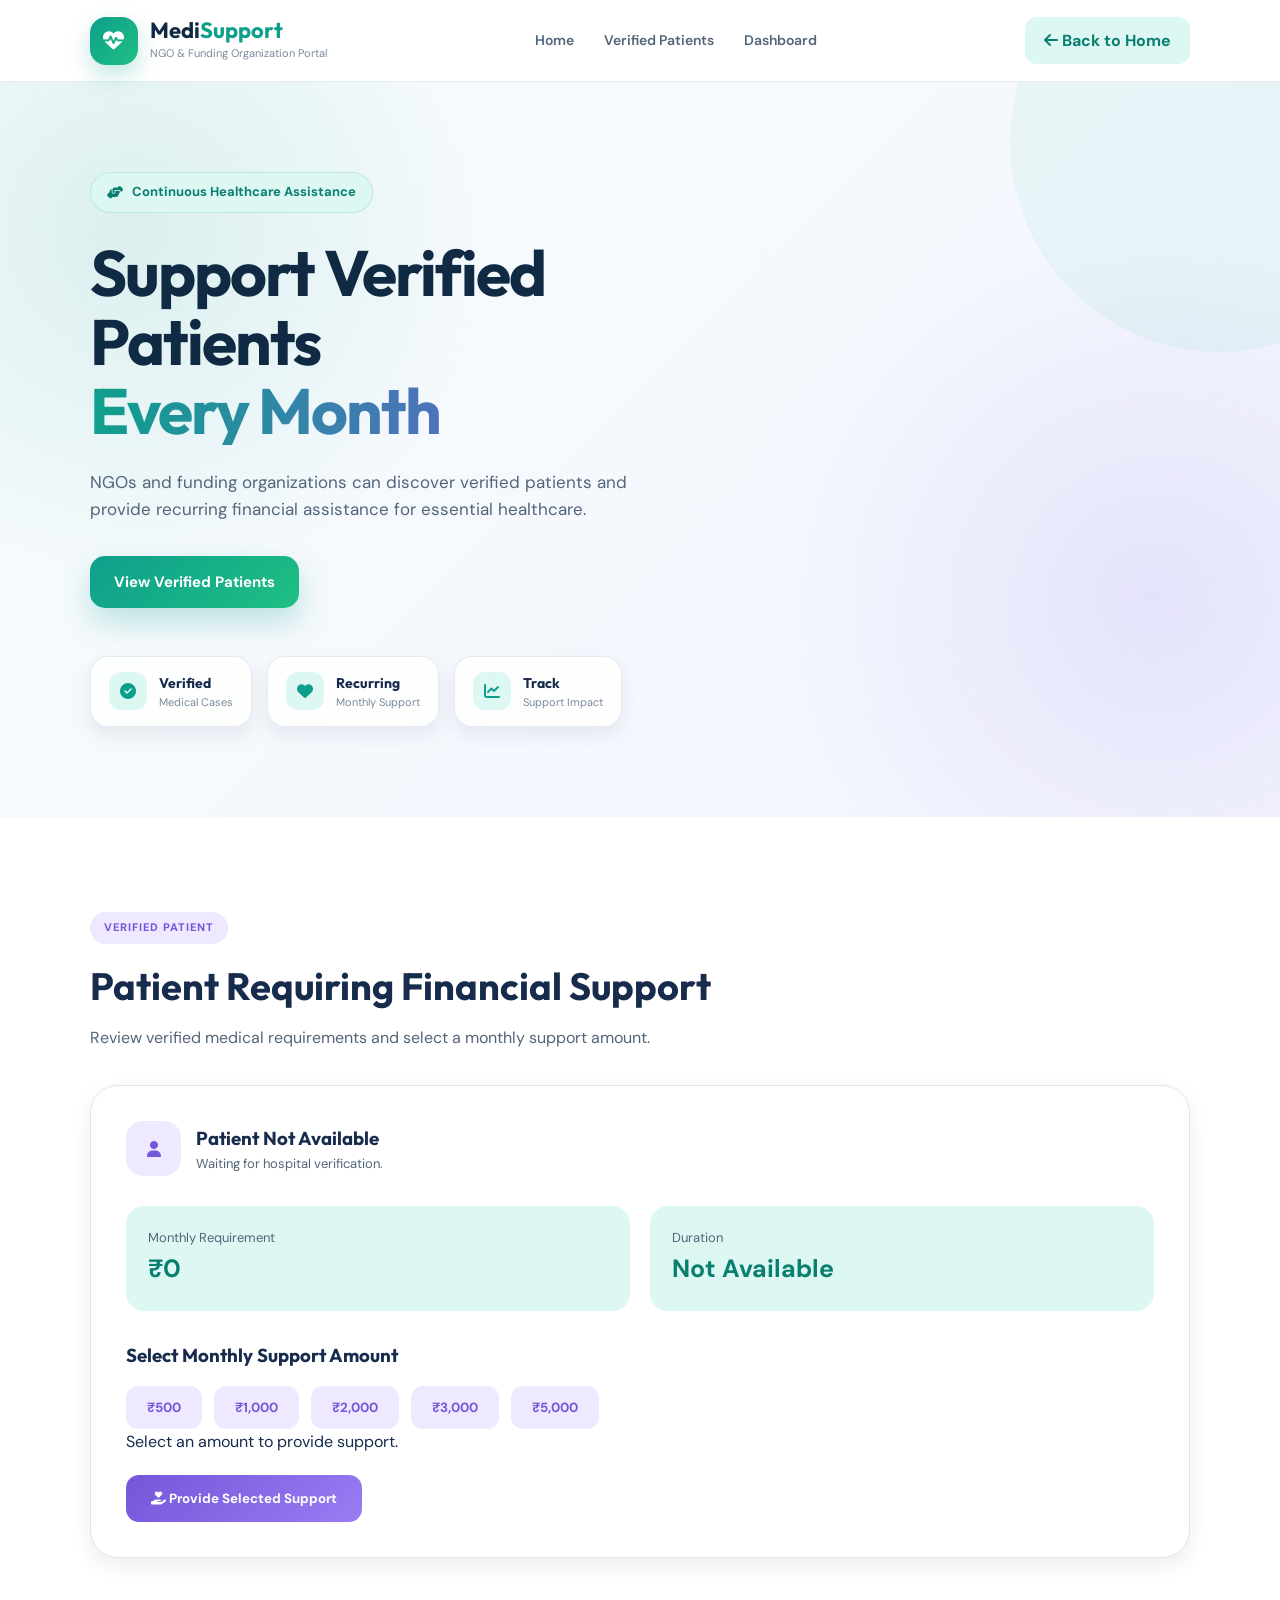
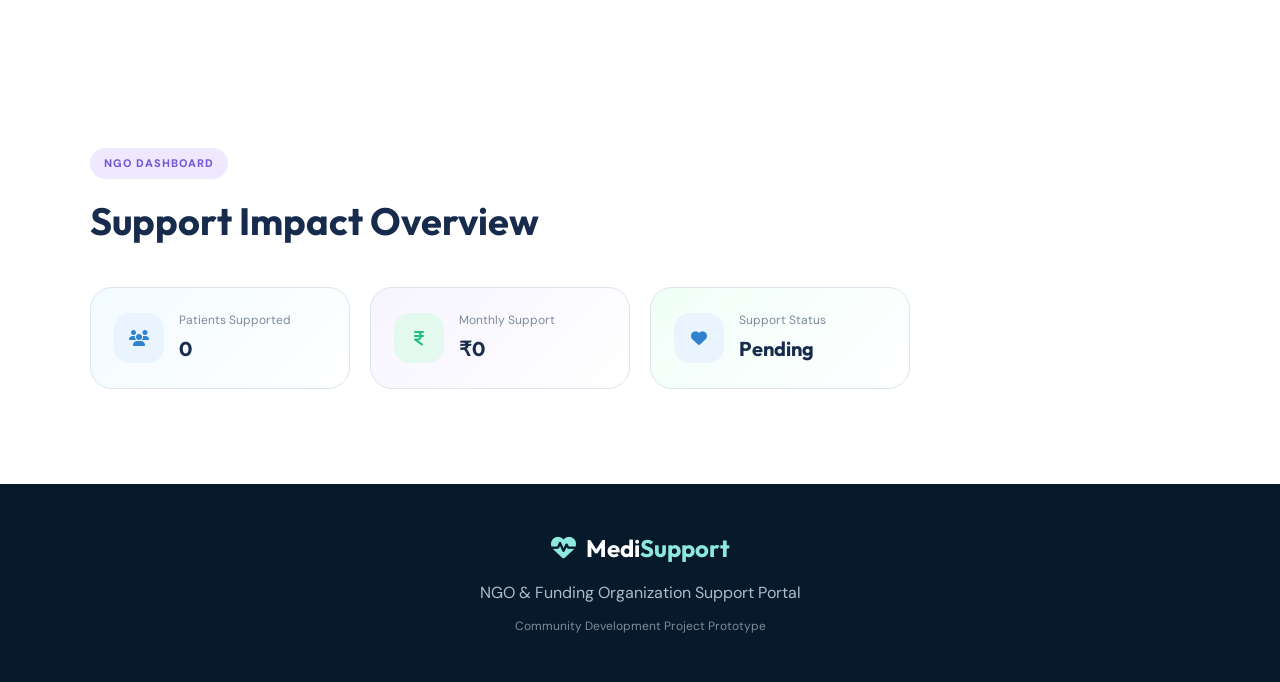
<file: ngo.html>
<!DOCTYPE html>
<html lang="en">

<head>

    <meta charset="UTF-8">

    <meta name="viewport" content="width=device-width, initial-scale=1.0">

    <title>MediSupport | NGO Portal</title>

    <link rel="stylesheet" href="style.css">

    <link
        rel="stylesheet"
        href="https://cdnjs.cloudflare.com/ajax/libs/font-awesome/6.5.1/css/all.min.css"
    >

</head>


<body>


<header class="navbar">

    <div class="logo">

        <div class="logo-icon">
            <i class="fa-solid fa-heart-pulse"></i>
        </div>

        <div>
            <h2>Medi<span>Support</span></h2>
            <p>NGO & Funding Organization Portal</p>
        </div>

    </div>


    <nav class="nav-links">

        <a href="index.html">Home</a>

        <a href="#verified-patients">
            Verified Patients
        </a>

        <a href="#support-dashboard">
            Dashboard
        </a>

    </nav>


    <div class="nav-buttons">

        <a href="index.html" class="login-btn">

            <i class="fa-solid fa-arrow-left"></i>

            Back to Home

        </a>

    </div>

</header>



<section class="hero">

    <div class="hero-content">

        <div class="hero-badge">

            <i class="fa-solid fa-handshake-angle"></i>

            Continuous Healthcare Assistance

        </div>


        <h1>

            Support Verified Patients
            <span>Every Month</span>

        </h1>


        <p>

            NGOs and funding organizations can discover
            verified patients and provide recurring
            financial assistance for essential healthcare.

        </p>


        <div class="hero-buttons">

            <button
                class="primary-btn"
                id="viewVerifiedPatientsBtn"
            >

                View Verified Patients

            </button>

        </div>


        <div class="hero-stats">

            <div class="stat-card">

                <i class="fa-solid fa-circle-check"></i>

                <div>

                    <h3>Verified</h3>

                    <p>Medical Cases</p>

                </div>

            </div>


            <div class="stat-card">

                <i class="fa-solid fa-heart"></i>

                <div>

                    <h3>Recurring</h3>

                    <p>Monthly Support</p>

                </div>

            </div>


            <div class="stat-card">

                <i class="fa-solid fa-chart-line"></i>

                <div>

                    <h3>Track</h3>

                    <p>Support Impact</p>

                </div>

            </div>

        </div>

    </div>

</section>



<section
    class="organization-dashboard"
    id="verified-patients"
>


    <div class="dashboard-header">

        <div>

            <span class="section-tag">

                VERIFIED PATIENT

            </span>

            <h2>

                Patient Requiring Financial Support

            </h2>

            <p>

                Review verified medical requirements
                and select a monthly support amount.

            </p>

        </div>

    </div>



    <div class="ngo-support-card">


        <div class="ngo-patient-info">


            <div class="patient-mini-avatar">

                <i class="fa-solid fa-user"></i>

            </div>


            <div>

                <h3 id="ngoPatientName">

                    Patient Not Available

                </h3>


                <p id="ngoPatientRequirement">

                    Waiting for hospital verification.

                </p>

            </div>


        </div>



        <div class="ngo-expense-info">


            <div>

                <span>

                    Monthly Requirement

                </span>


                <strong id="ngoMonthlyRequirement">

                    ₹0

                </strong>

            </div>



            <div>

                <span>

                    Duration

                </span>


                <strong id="ngoDuration">

                    Not Available

                </strong>

            </div>


        </div>



        <div class="support-amounts">


            <h3>

                Select Monthly Support Amount

            </h3>


            <div class="amount-buttons">


                <button
                    class="supportAmount"
                    data-amount="500"
                >

                    ₹500

                </button>


                <button
                    class="supportAmount"
                    data-amount="1000"
                >

                    ₹1,000

                </button>


                <button
                    class="supportAmount"
                    data-amount="2000"
                >

                    ₹2,000

                </button>


                <button
                    class="supportAmount"
                    data-amount="3000"
                >

                    ₹3,000

                </button>


                <button
                    class="supportAmount"
                    data-amount="5000"
                >

                    ₹5,000

                </button>


            </div>


            <p id="selectedSupportMessage">

                Select an amount to provide support.

            </p>


            <button
                class="provide-support-btn"
                id="provideSupportBtn"
            >

                <i class="fa-solid fa-hand-holding-heart"></i>

                Provide Selected Support

            </button>


        </div>


    </div>


</section>



<section
    class="dashboard-section"
    id="support-dashboard"
>


    <div class="dashboard-header">

        <div>

            <span class="section-tag">

                NGO DASHBOARD

            </span>

            <h2>

                Support Impact Overview

            </h2>

        </div>

    </div>



    <div class="dashboard-summary-grid">


        <div class="summary-card">

            <div class="summary-icon">

                <i class="fa-solid fa-users"></i>

            </div>

            <div>

                <p>Patients Supported</p>

                <h3 id="patientsSupported">

                    0

                </h3>

            </div>

        </div>



        <div class="summary-card">

            <div class="summary-icon green-icon">

                <i class="fa-solid fa-indian-rupee-sign"></i>

            </div>

            <div>

                <p>Monthly Support</p>

                <h3 id="totalMonthlySupport">

                    ₹0

                </h3>

            </div>

        </div>



        <div class="summary-card">

            <div class="summary-icon">

                <i class="fa-solid fa-heart"></i>

            </div>

            <div>

                <p>Support Status</p>

                <h3 id="supportStatus">

                    Pending

                </h3>

            </div>

        </div>


    </div>


</section>



<footer>

    <div class="footer-logo">

        <i class="fa-solid fa-heart-pulse"></i>

        <h2>Medi<span>Support</span></h2>

    </div>

    <p>
        NGO & Funding Organization Support Portal
    </p>

    <p class="footer-note">
        Community Development Project Prototype
    </p>

</footer>



<script>

document.addEventListener(
    "DOMContentLoaded",
    function () {


        let selectedAmount = 0;


        const patientData =
            JSON.parse(
                localStorage.getItem(
                    "mediSupportPatient"
                )
            );


        const verification =
            localStorage.getItem(
                "mediSupportVerification"
            );


        /* LOAD PATIENT */


        if (
            patientData &&
            verification === "verified"
        ) {


            document.getElementById(
                "ngoPatientName"
            ).textContent =
                patientData.name;


            document.getElementById(
                "ngoPatientRequirement"
            ).textContent =
                "Verified patient requiring recurring medical support.";


            document.getElementById(
                "ngoMonthlyRequirement"
            ).textContent =
                "₹" +
                Number(
                    patientData.monthlyExpense
                ).toLocaleString("en-IN");


            document.getElementById(
                "ngoDuration"
            ).textContent =
                patientData.durationText;


        }


        /* SCROLL BUTTON */


        document.getElementById(
            "viewVerifiedPatientsBtn"
        ).addEventListener(
            "click",
            function () {


                document
                    .getElementById(
                        "verified-patients"
                    )
                    .scrollIntoView({
                        behavior: "smooth"
                    });


            }
        );


        /* SELECT AMOUNT */


        const amountButtons =
            document.querySelectorAll(
                ".supportAmount"
            );


        amountButtons.forEach(
            function (button) {


                button.addEventListener(
                    "click",
                    function () {


                        amountButtons.forEach(
                            function (btn) {

                                btn.classList.remove(
                                    "selected"
                                );

                            }
                        );


                        button.classList.add(
                            "selected"
                        );


                        selectedAmount =
                            Number(
                                button.dataset.amount
                            );


                        document.getElementById(
                            "selectedSupportMessage"
                        ).textContent =
                            "Selected monthly support: ₹" +
                            selectedAmount.toLocaleString(
                                "en-IN"
                            );


                    }
                );


            }
        );


        /* PROVIDE SUPPORT */


        document.getElementById(
            "provideSupportBtn"
        ).addEventListener(
            "click",
            function () {


                if (
                    verification !== "verified"
                ) {

                    alert(
                        "The patient must first be verified by the hospital."
                    );

                    return;

                }


                if (
                    selectedAmount === 0
                ) {

                    alert(
                        "Please select a support amount first."
                    );

                    return;

                }


                localStorage.setItem(
                    "mediSupportNGOSupport",
                    selectedAmount
                );


                document.getElementById(
                    "patientsSupported"
                ).textContent =
                    "1";


                document.getElementById(
                    "totalMonthlySupport"
                ).textContent =
                    "₹" +
                    selectedAmount.toLocaleString(
                        "en-IN"
                    );


                document.getElementById(
                    "supportStatus"
                ).textContent =
                    "Active";


                alert(
                    "Monthly support of ₹" +
                    selectedAmount.toLocaleString(
                        "en-IN"
                    ) +
                    " has been successfully assigned to the patient."
                );


            }
        );


    }
);

</script>


</body>

</html>
</file>
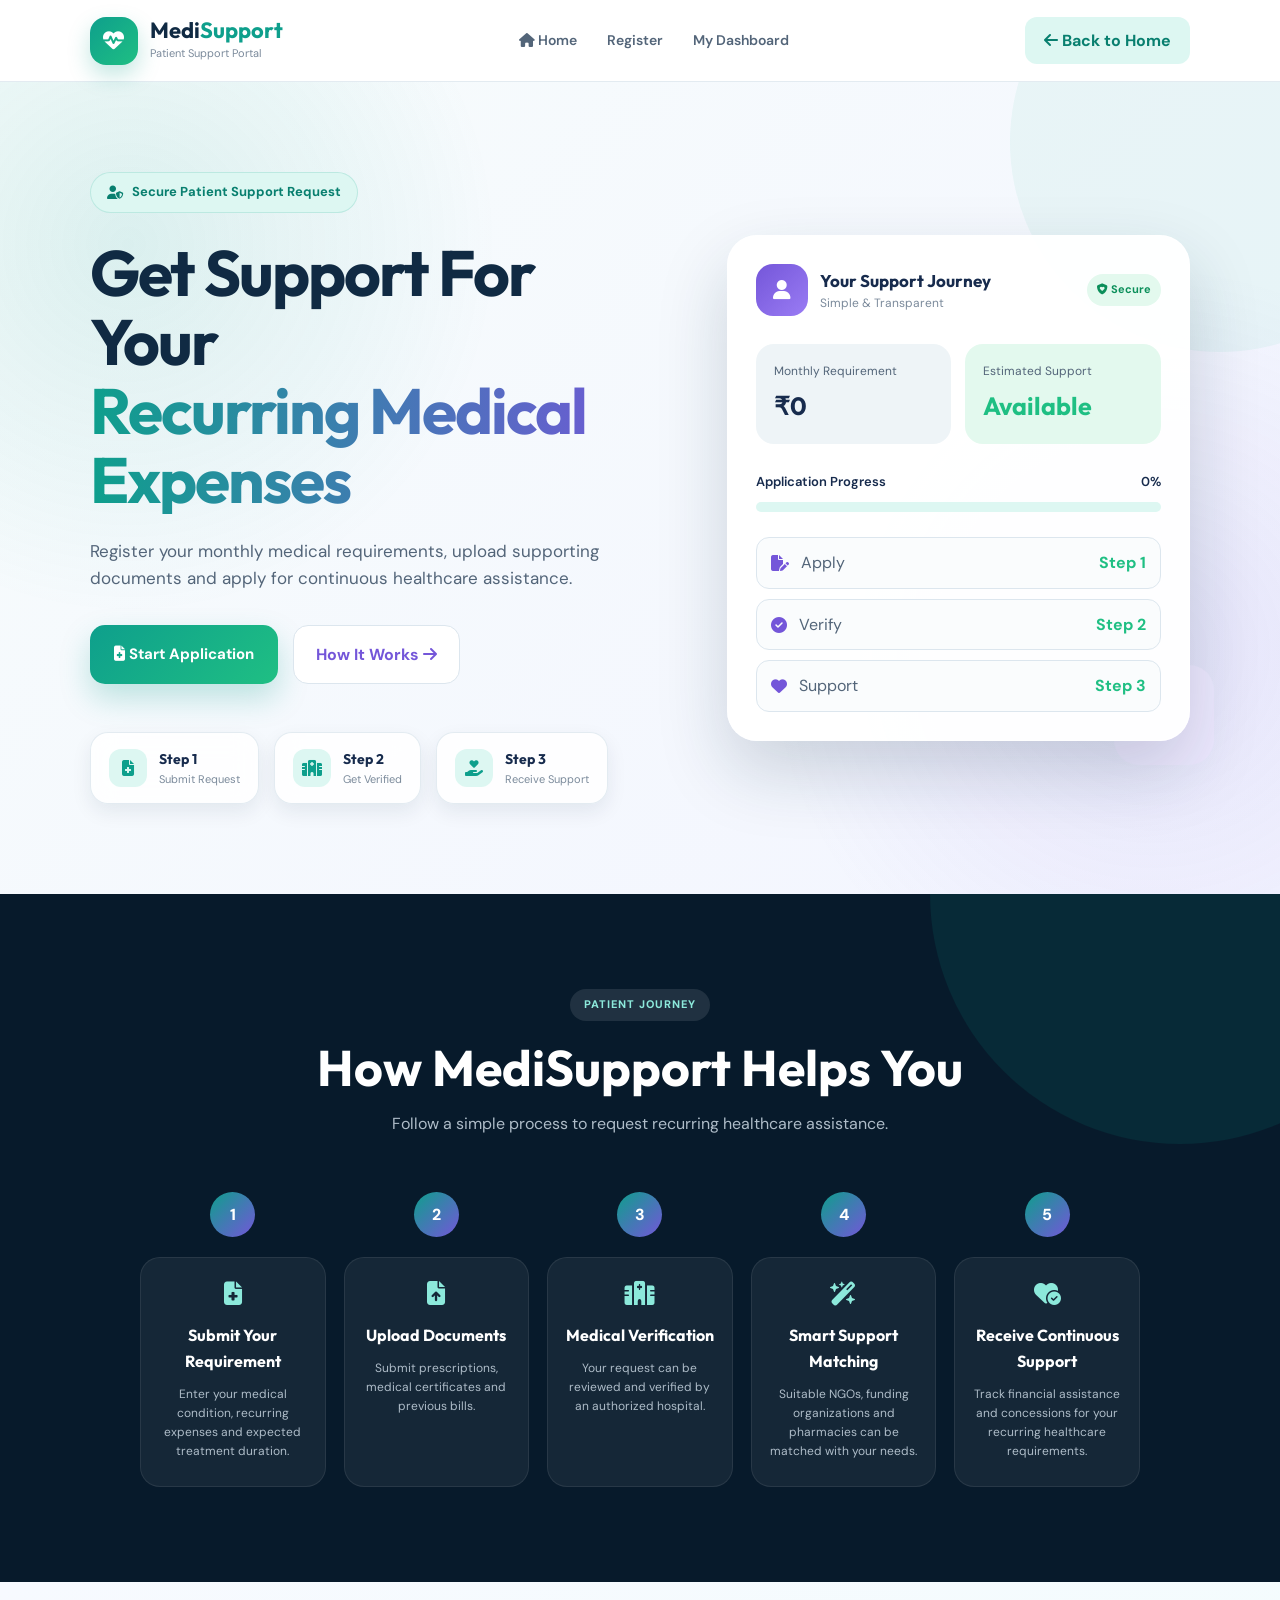
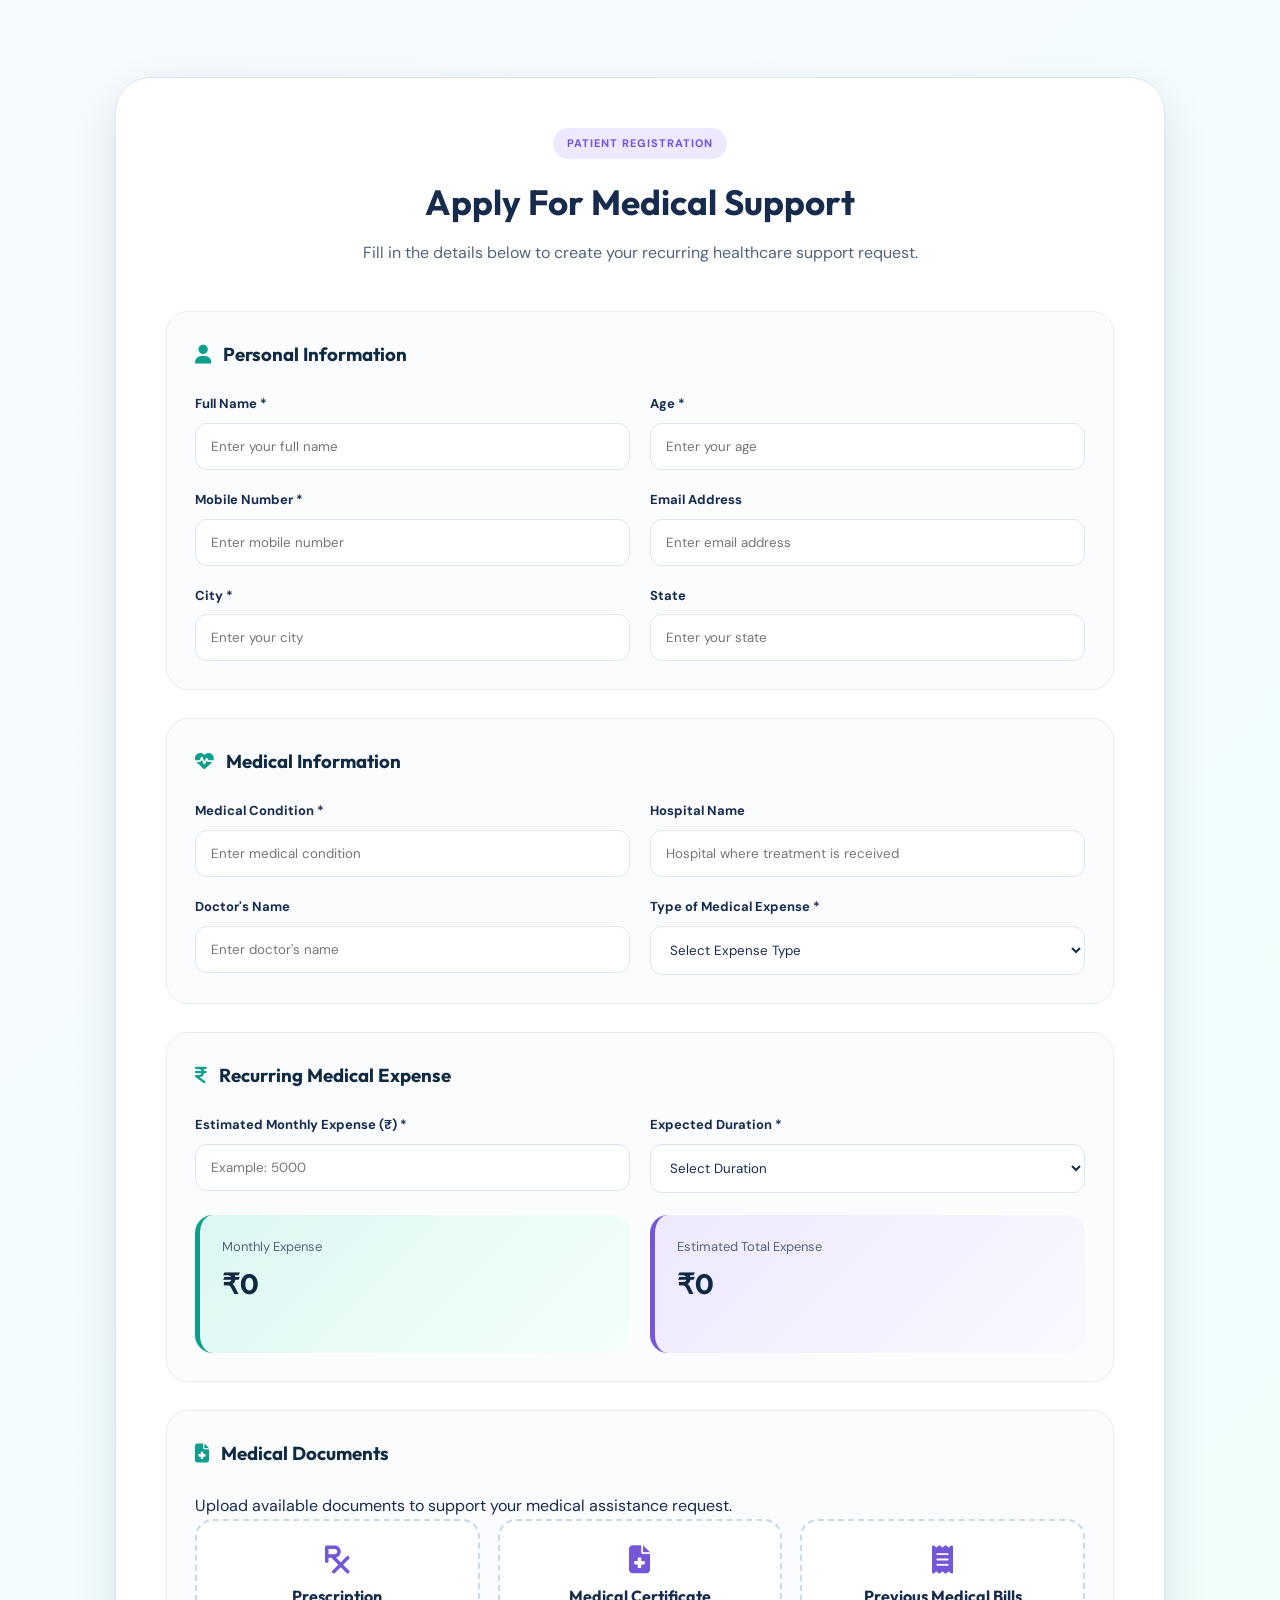
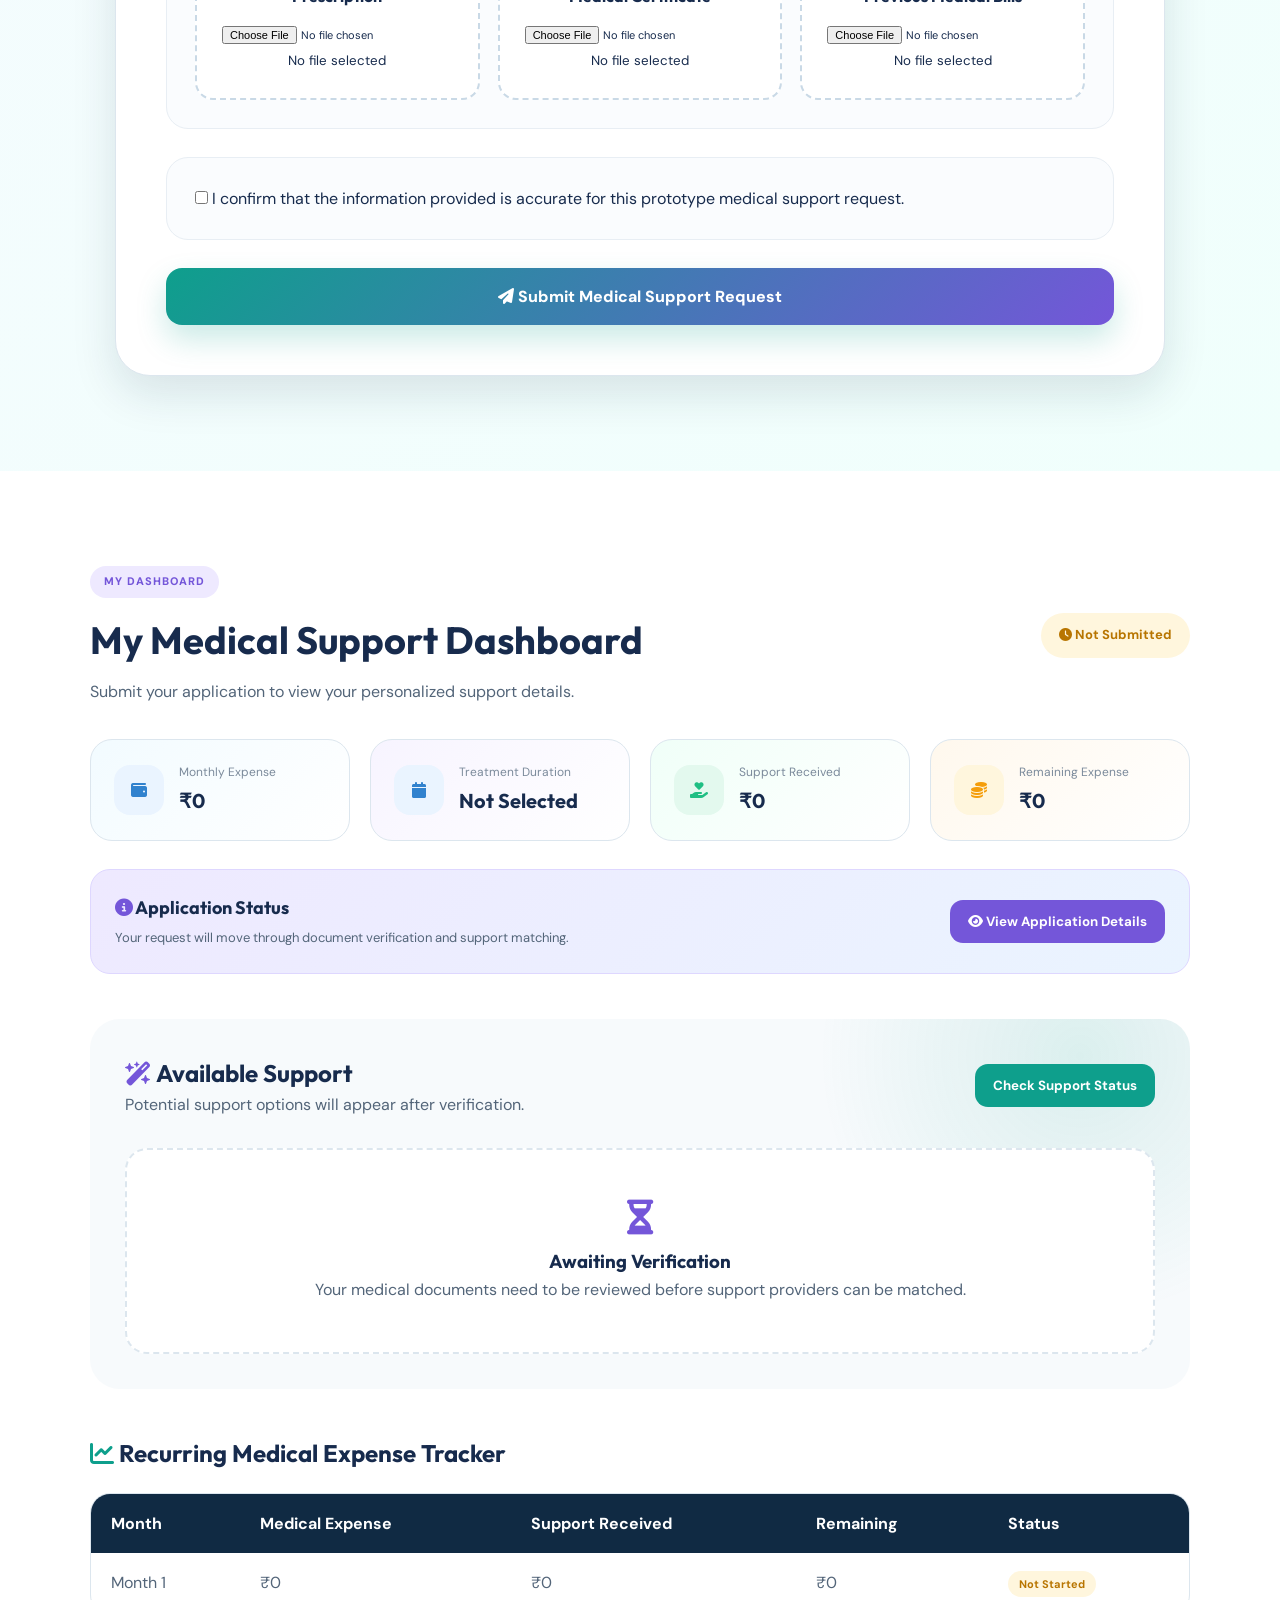
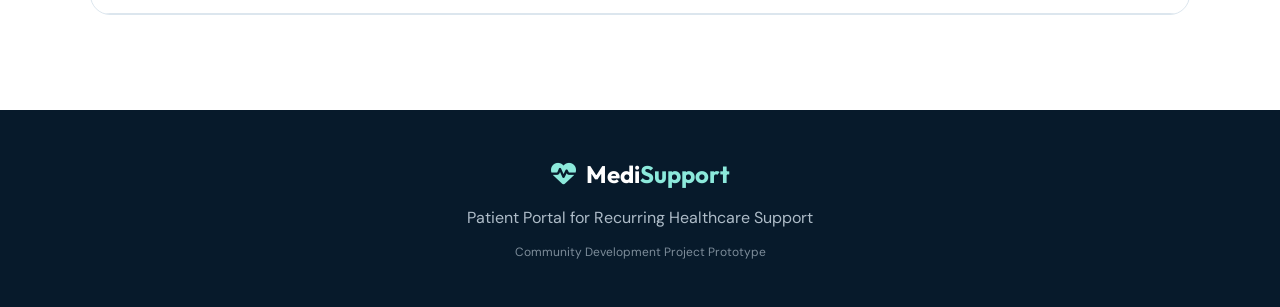
<file: patient.html>
<!DOCTYPE html>
<html lang="en">

<head>

    <meta charset="UTF-8">

    <meta name="viewport" content="width=device-width, initial-scale=1.0">

    <title>MediSupport | Patient Portal</title>

    <!-- Main CSS -->
    <link rel="stylesheet" href="style.css">

    <!-- Font Awesome -->
    <link
        rel="stylesheet"
        href="https://cdnjs.cloudflare.com/ajax/libs/font-awesome/6.5.1/css/all.min.css"
    >

</head>


<body>


<!-- ========================================= -->
<!-- NAVBAR -->
<!-- ========================================= -->

<header class="navbar">

    <div class="logo">

        <div class="logo-icon">

            <i class="fa-solid fa-heart-pulse"></i>

        </div>


        <div>

            <h2>
                Medi<span>Support</span>
            </h2>

            <p>
                Patient Support Portal
            </p>

        </div>

    </div>



    <nav class="nav-links">

        <a href="index.html">

            <i class="fa-solid fa-house"></i>

            Home

        </a>


        <a href="#registration">

            Register

        </a>


        <a href="#dashboard">

            My Dashboard

        </a>

    </nav>



    <div class="nav-buttons">

        <a
            href="index.html"
            class="login-btn"
        >

            <i class="fa-solid fa-arrow-left"></i>

            Back to Home

        </a>

    </div>

</header>



<!-- ========================================= -->
<!-- PATIENT HERO -->
<!-- ========================================= -->

<section class="hero">

    <div class="hero-content">

        <div class="hero-badge">

            <i class="fa-solid fa-user-shield"></i>

            Secure Patient Support Request

        </div>


        <h1>

            Get Support For Your
            <span>Recurring Medical Expenses</span>

        </h1>


        <p>

            Register your monthly medical requirements,
            upload supporting documents and apply for
            continuous healthcare assistance.

        </p>


        <div class="hero-buttons">

            <button
                class="primary-btn"
                id="startApplicationBtn"
            >

                <i class="fa-solid fa-file-medical"></i>

                Start Application

            </button>


            <a
                href="#how-patient-works"
                class="secondary-btn"
            >

                How It Works

                <i class="fa-solid fa-arrow-right"></i>

            </a>

        </div>


        <div class="hero-stats">


            <div class="stat-card">

                <i class="fa-solid fa-file-medical"></i>

                <div>

                    <h3>Step 1</h3>

                    <p>
                        Submit Request
                    </p>

                </div>

            </div>



            <div class="stat-card">

                <i class="fa-solid fa-hospital"></i>

                <div>

                    <h3>Step 2</h3>

                    <p>
                        Get Verified
                    </p>

                </div>

            </div>



            <div class="stat-card">

                <i class="fa-solid fa-hand-holding-heart"></i>

                <div>

                    <h3>Step 3</h3>

                    <p>
                        Receive Support
                    </p>

                </div>

            </div>


        </div>

    </div>



    <!-- PATIENT STATUS CARD -->

    <div class="hero-visual">

        <div class="main-support-card">


            <div class="support-card-header">


                <div class="patient-avatar">

                    <i class="fa-solid fa-user"></i>

                </div>


                <div>

                    <h3>
                        Your Support Journey
                    </h3>

                    <p>
                        Simple & Transparent
                    </p>

                </div>


                <span class="verified-badge">

                    <i class="fa-solid fa-shield-heart"></i>

                    Secure

                </span>

            </div>



            <div class="expense-summary">


                <div>

                    <p>
                        Monthly Requirement
                    </p>

                    <h2 id="heroMonthlyExpense">

                        ₹0

                    </h2>

                </div>



                <div>

                    <p>
                        Estimated Support
                    </p>

                    <h2 class="green-text">

                        Available

                    </h2>

                </div>


            </div>



            <div class="progress-section">

                <div class="progress-label">

                    <span>
                        Application Progress
                    </span>

                    <span id="applicationProgress">

                        0%

                    </span>

                </div>


                <div class="progress-bar">

                    <div
                        class="progress-fill"
                        id="applicationProgressBar"
                        style="width: 0%;"
                    ></div>

                </div>

            </div>



            <div class="support-sources">


                <div class="support-source">

                    <i class="fa-solid fa-file-pen"></i>

                    <span>
                        Apply
                    </span>

                    <strong>
                        Step 1
                    </strong>

                </div>



                <div class="support-source">

                    <i class="fa-solid fa-circle-check"></i>

                    <span>
                        Verify
                    </span>

                    <strong>
                        Step 2
                    </strong>

                </div>



                <div class="support-source">

                    <i class="fa-solid fa-heart"></i>

                    <span>
                        Support
                    </span>

                    <strong>
                        Step 3
                    </strong>

                </div>


            </div>


        </div>

    </div>

</section>



<!-- ========================================= -->
<!-- HOW IT WORKS -->
<!-- ========================================= -->

<section
    class="how-it-works"
    id="how-patient-works"
>


    <div class="section-heading">

        <span class="section-tag">

            PATIENT JOURNEY

        </span>


        <h2>

            How MediSupport Helps You

        </h2>


        <p>

            Follow a simple process to request
            recurring healthcare assistance.

        </p>

    </div>



    <div class="timeline">


        <!-- STEP 1 -->

        <div class="timeline-item">


            <div class="timeline-number">

                1

            </div>


            <div class="timeline-content">

                <i class="fa-solid fa-file-medical"></i>

                <h3>

                    Submit Your Requirement

                </h3>


                <p>

                    Enter your medical condition,
                    recurring expenses and expected
                    treatment duration.

                </p>

            </div>

        </div>



        <!-- STEP 2 -->

        <div class="timeline-item">


            <div class="timeline-number">

                2

            </div>


            <div class="timeline-content">

                <i class="fa-solid fa-file-arrow-up"></i>

                <h3>

                    Upload Documents

                </h3>


                <p>

                    Submit prescriptions, medical
                    certificates and previous bills.

                </p>

            </div>

        </div>



        <!-- STEP 3 -->

        <div class="timeline-item">


            <div class="timeline-number">

                3

            </div>


            <div class="timeline-content">

                <i class="fa-solid fa-hospital"></i>

                <h3>

                    Medical Verification

                </h3>


                <p>

                    Your request can be reviewed
                    and verified by an authorized
                    hospital.

                </p>

            </div>

        </div>



        <!-- STEP 4 -->

        <div class="timeline-item">


            <div class="timeline-number">

                4

            </div>


            <div class="timeline-content">

                <i class="fa-solid fa-wand-magic-sparkles"></i>

                <h3>

                    Smart Support Matching

                </h3>


                <p>

                    Suitable NGOs, funding
                    organizations and pharmacies
                    can be matched with your needs.

                </p>

            </div>

        </div>



        <!-- STEP 5 -->

        <div class="timeline-item">


            <div class="timeline-number">

                5

            </div>


            <div class="timeline-content">

                <i class="fa-solid fa-heart-circle-check"></i>

                <h3>

                    Receive Continuous Support

                </h3>


                <p>

                    Track financial assistance and
                    concessions for your recurring
                    healthcare requirements.

                </p>

            </div>

        </div>


    </div>

</section>



<!-- ========================================= -->
<!-- PATIENT REGISTRATION -->
<!-- ========================================= -->

<section
    class="registration-section"
    id="registration"
>


    <div class="form-container">


        <div class="form-header">


            <span class="section-tag">

                PATIENT REGISTRATION

            </span>


            <h2>

                Apply For Medical Support

            </h2>


            <p>

                Fill in the details below to create
                your recurring healthcare support request.

            </p>


        </div>



        <form id="patientRegistrationForm">


            <!-- ========================================= -->
            <!-- PERSONAL INFORMATION -->
            <!-- ========================================= -->

            <div class="form-section">


                <h3>

                    <i class="fa-solid fa-user"></i>

                    Personal Information

                </h3>



                <div class="form-grid">


                    <div class="input-group">

                        <label>

                            Full Name *

                        </label>


                        <input
                            type="text"
                            id="patientName"
                            placeholder="Enter your full name"
                            required
                        >

                    </div>



                    <div class="input-group">

                        <label>

                            Age *

                        </label>


                        <input
                            type="number"
                            id="patientAge"
                            min="1"
                            max="120"
                            placeholder="Enter your age"
                            required
                        >

                    </div>



                    <div class="input-group">

                        <label>

                            Mobile Number *

                        </label>


                        <input
                            type="tel"
                            id="patientPhone"
                            placeholder="Enter mobile number"
                            required
                        >

                    </div>



                    <div class="input-group">

                        <label>

                            Email Address

                        </label>


                        <input
                            type="email"
                            id="patientEmail"
                            placeholder="Enter email address"
                        >

                    </div>



                    <div class="input-group">

                        <label>

                            City *

                        </label>


                        <input
                            type="text"
                            id="patientCity"
                            placeholder="Enter your city"
                            required
                        >

                    </div>



                    <div class="input-group">

                        <label>

                            State

                        </label>


                        <input
                            type="text"
                            id="patientState"
                            placeholder="Enter your state"
                        >

                    </div>


                </div>


            </div>



            <!-- ========================================= -->
            <!-- MEDICAL INFORMATION -->
            <!-- ========================================= -->

            <div class="form-section">


                <h3>

                    <i class="fa-solid fa-heart-pulse"></i>

                    Medical Information

                </h3>



                <div class="form-grid">


                    <div class="input-group">

                        <label>

                            Medical Condition *

                        </label>


                        <input
                            type="text"
                            id="patientCondition"
                            placeholder="Enter medical condition"
                            required
                        >

                    </div>



                    <div class="input-group">

                        <label>

                            Hospital Name

                        </label>


                        <input
                            type="text"
                            id="patientHospital"
                            placeholder="Hospital where treatment is received"
                        >

                    </div>



                    <div class="input-group">

                        <label>

                            Doctor's Name

                        </label>


                        <input
                            type="text"
                            id="patientDoctor"
                            placeholder="Enter doctor's name"
                        >

                    </div>



                    <div class="input-group">

                        <label>

                            Type of Medical Expense *

                        </label>


                        <select
                            id="patientExpenseType"
                            required
                        >

                            <option value="">

                                Select Expense Type

                            </option>


                            <option value="Monthly Medicines">

                                Monthly Medicines

                            </option>


                            <option value="Regular Treatment">

                                Regular Treatment

                            </option>


                            <option value="Medical Tests">

                                Medical Tests

                            </option>


                            <option value="Hospital Visits">

                                Hospital Visits

                            </option>


                            <option value="Therapy">

                                Therapy

                            </option>


                            <option value="Other">

                                Other

                            </option>

                        </select>

                    </div>


                </div>


            </div>



            <!-- ========================================= -->
            <!-- EXPENSE INFORMATION -->
            <!-- ========================================= -->

            <div class="form-section">


                <h3>

                    <i class="fa-solid fa-indian-rupee-sign"></i>

                    Recurring Medical Expense

                </h3>



                <div class="form-grid">


                    <div class="input-group">

                        <label>

                            Estimated Monthly Expense (₹) *

                        </label>


                        <input
                            type="number"
                            id="patientMonthlyExpense"
                            min="0"
                            placeholder="Example: 5000"
                            required
                        >

                    </div>



                    <div class="input-group">

                        <label>

                            Expected Duration *

                        </label>


                        <select
                            id="patientDuration"
                            required
                        >

                            <option value="">

                                Select Duration

                            </option>


                            <option value="3">

                                3 Months

                            </option>


                            <option value="6">

                                6 Months

                            </option>


                            <option value="12">

                                1 Year

                            </option>


                            <option value="24">

                                2 Years

                            </option>


                            <option value="36">

                                3 Years

                            </option>


                            <option value="48">

                                4 Years

                            </option>

                        </select>

                    </div>


                </div>



                <!-- EXPENSE PREVIEW -->

                <div class="expense-preview">


                    <div>

                        <p>

                            Monthly Expense

                        </p>


                        <h3 id="monthlyExpensePreview">

                            ₹0

                        </h3>

                    </div>



                    <div>

                        <p>

                            Estimated Total Expense

                        </p>


                        <h3 id="totalExpensePreview">

                            ₹0

                        </h3>

                    </div>


                </div>


            </div>



            <!-- ========================================= -->
            <!-- DOCUMENT UPLOAD -->
            <!-- ========================================= -->

            <div class="form-section">


                <h3>

                    <i class="fa-solid fa-file-medical"></i>

                    Medical Documents

                </h3>



                <p class="form-note">

                    Upload available documents to support
                    your medical assistance request.

                </p>



                <div class="upload-grid">


                    <!-- PRESCRIPTION -->

                    <div class="upload-box">


                        <i class="fa-solid fa-prescription"></i>


                        <h4>

                            Prescription

                        </h4>


                        <input
                            type="file"
                            id="patientPrescription"
                            accept=".jpg,.jpeg,.png,.pdf"
                        >


                        <small
                            id="prescriptionFileName"
                        >

                            No file selected

                        </small>


                    </div>



                    <!-- MEDICAL CERTIFICATE -->

                    <div class="upload-box">


                        <i class="fa-solid fa-file-medical"></i>


                        <h4>

                            Medical Certificate

                        </h4>


                        <input
                            type="file"
                            id="patientCertificate"
                            accept=".jpg,.jpeg,.png,.pdf"
                        >


                        <small
                            id="certificateFileName"
                        >

                            No file selected

                        </small>


                    </div>



                    <!-- MEDICAL BILL -->

                    <div class="upload-box">


                        <i class="fa-solid fa-receipt"></i>


                        <h4>

                            Previous Medical Bills

                        </h4>


                        <input
                            type="file"
                            id="patientBill"
                            accept=".jpg,.jpeg,.png,.pdf"
                        >


                        <small
                            id="billFileName"
                        >

                            No file selected

                        </small>


                    </div>


                </div>


            </div>



            <!-- DECLARATION -->

            <div class="form-section">


                <div class="declaration-box">


                    <input
                        type="checkbox"
                        id="patientDeclaration"
                        required
                    >


                    <label
                        for="patientDeclaration"
                    >

                        I confirm that the information
                        provided is accurate for this
                        prototype medical support request.

                    </label>


                </div>


            </div>



            <!-- SUBMIT -->

            <button
                type="submit"
                class="submit-request-btn"
            >

                <i class="fa-solid fa-paper-plane"></i>

                Submit Medical Support Request

            </button>


        </form>


    </div>

</section>



<!-- ========================================= -->
<!-- SUCCESS MESSAGE -->
<!-- ========================================= -->

<section
    class="dashboard-section"
    id="applicationSuccess"
    style="display: none;"
>


    <div class="dashboard-header">


        <div>


            <span class="section-tag">

                APPLICATION SUBMITTED

            </span>


            <h2>

                <i class="fa-solid fa-circle-check"></i>

                Your Request Has Been Submitted

            </h2>


            <p id="successMessage">

                Your medical support request has
                been created successfully.

            </p>


        </div>


        <div
            class="verification-status pending"
        >

            <i class="fa-solid fa-clock"></i>

            Under Verification

        </div>


    </div>


</section>



<!-- ========================================= -->
<!-- PATIENT DASHBOARD -->
<!-- ========================================= -->

<section
    class="dashboard-section"
    id="dashboard"
>


    <div class="dashboard-header">


        <div>


            <span class="section-tag">

                MY DASHBOARD

            </span>


            <h2>

                My Medical Support Dashboard

            </h2>


            <p id="dashboardWelcome">

                Submit your application to view
                your personalized support details.

            </p>


        </div>


        <div
            class="verification-status pending"
            id="patientVerificationStatus"
        >

            <i class="fa-solid fa-clock"></i>

            Not Submitted

        </div>


    </div>



    <!-- DASHBOARD SUMMARY -->

    <div class="dashboard-summary-grid">


        <div class="summary-card">


            <div class="summary-icon">

                <i class="fa-solid fa-wallet"></i>

            </div>


            <div>

                <p>

                    Monthly Expense

                </p>


                <h3 id="dashboardMonthlyExpense">

                    ₹0

                </h3>

            </div>


        </div>



        <div class="summary-card">


            <div class="summary-icon">

                <i class="fa-solid fa-calendar"></i>

            </div>


            <div>

                <p>

                    Treatment Duration

                </p>


                <h3 id="dashboardDuration">

                    Not Selected

                </h3>

            </div>


        </div>



        <div class="summary-card">


            <div class="summary-icon green-icon">

                <i class="fa-solid fa-hand-holding-heart"></i>

            </div>


            <div>

                <p>

                    Support Received

                </p>


                <h3 id="dashboardSupport">

                    ₹0

                </h3>

            </div>


        </div>



        <div class="summary-card">


            <div class="summary-icon orange-icon">

                <i class="fa-solid fa-coins"></i>

            </div>


            <div>

                <p>

                    Remaining Expense

                </p>


                <h3 id="dashboardRemaining">

                    ₹0

                </h3>

            </div>


        </div>


    </div>



    <!-- SUPPORT STATUS -->

    <div class="demo-verification">


        <div>


            <h3>

                <i class="fa-solid fa-circle-info"></i>

                Application Status

            </h3>


            <p>

                Your request will move through
                document verification and support matching.

            </p>


        </div>


        <button
            id="viewApplicationBtn"
        >

            <i class="fa-solid fa-eye"></i>

            View Application Details

        </button>


    </div>



    <!-- SUPPORT MATCHING -->

    <div class="matching-section">


        <div class="matching-header">


            <div>


                <h2>

                    <i class="fa-solid fa-wand-magic-sparkles"></i>

                    Available Support

                </h2>


                <p>

                    Potential support options will
                    appear after verification.

                </p>


            </div>


            <button
                id="checkSupportBtn"
            >

                Check Support Status

            </button>


        </div>



        <div class="support-match-grid">


            <div class="empty-state">


                <i class="fa-solid fa-hourglass-half"></i>


                <h3>

                    Awaiting Verification

                </h3>


                <p>

                    Your medical documents need to
                    be reviewed before support providers
                    can be matched.

                </p>


            </div>


        </div>


    </div>



    <!-- MONTHLY TRACKER -->

    <div class="tracker-section">


        <h2>

            <i class="fa-solid fa-chart-line"></i>

            Recurring Medical Expense Tracker

        </h2>



        <div class="tracker-table-wrapper">


            <table>


                <thead>

                    <tr>

                        <th>
                            Month
                        </th>

                        <th>
                            Medical Expense
                        </th>

                        <th>
                            Support Received
                        </th>

                        <th>
                            Remaining
                        </th>

                        <th>
                            Status
                        </th>

                    </tr>

                </thead>



                <tbody
                    id="patientTrackerBody"
                >


                    <tr>

                        <td>
                            Month 1
                        </td>


                        <td id="trackerExpense">

                            ₹0

                        </td>


                        <td>

                            ₹0

                        </td>


                        <td id="trackerRemaining">

                            ₹0

                        </td>


                        <td>

                            <span
                                class="status pending-status"
                            >

                                Not Started

                            </span>

                        </td>


                    </tr>


                </tbody>


            </table>


        </div>


    </div>


</section>



<!-- ========================================= -->
<!-- FOOTER -->
<!-- ========================================= -->

<footer>


    <div class="footer-logo">

        <i class="fa-solid fa-heart-pulse"></i>

        <h2>

            Medi<span>Support</span>

        </h2>

    </div>


    <p>

        Patient Portal for Recurring Healthcare Support

    </p>


    <p class="footer-note">

        Community Development Project Prototype

    </p>


</footer>



<!-- ========================================= -->
<!-- PATIENT PAGE JAVASCRIPT -->
<!-- ========================================= -->

<script>

document.addEventListener("DOMContentLoaded", function () {


    /* =========================================
       START APPLICATION BUTTON
    ========================================= */

    const startApplicationBtn =
        document.getElementById("startApplicationBtn");


    if (startApplicationBtn) {

        startApplicationBtn.addEventListener(
            "click",
            function () {

                document
                    .getElementById("registration")
                    .scrollIntoView({
                        behavior: "smooth"
                    });

            }
        );

    }



    /* =========================================
       EXPENSE CALCULATOR
    ========================================= */

    const monthlyExpense =
        document.getElementById(
            "patientMonthlyExpense"
        );


    const duration =
        document.getElementById(
            "patientDuration"
        );


    const monthlyPreview =
        document.getElementById(
            "monthlyExpensePreview"
        );


    const totalPreview =
        document.getElementById(
            "totalExpensePreview"
        );


    const heroMonthlyExpense =
        document.getElementById(
            "heroMonthlyExpense"
        );


    function updateExpenseCalculation() {


        const monthly =
            Number(monthlyExpense.value) || 0;


        const months =
            Number(duration.value) || 0;


        const total =
            monthly * months;


        const formattedMonthly =
            "₹" + monthly.toLocaleString("en-IN");


        const formattedTotal =
            "₹" + total.toLocaleString("en-IN");


        monthlyPreview.textContent =
            formattedMonthly;


        totalPreview.textContent =
            formattedTotal;


        heroMonthlyExpense.textContent =
            formattedMonthly;

    }


    if (monthlyExpense) {

        monthlyExpense.addEventListener(
            "input",
            updateExpenseCalculation
        );

    }


    if (duration) {

        duration.addEventListener(
            "change",
            updateExpenseCalculation
        );

    }



    /* =========================================
       FILE NAME DISPLAY
    ========================================= */

    function setupFileName(
        inputId,
        displayId
    ) {


        const input =
            document.getElementById(inputId);


        const display =
            document.getElementById(displayId);


        if (input && display) {


            input.addEventListener(
                "change",
                function () {


                    if (
                        this.files &&
                        this.files.length > 0
                    ) {

                        display.textContent =
                            this.files[0].name;

                    }

                    else {

                        display.textContent =
                            "No file selected";

                    }


                }
            );


        }

    }



    setupFileName(
        "patientPrescription",
        "prescriptionFileName"
    );


    setupFileName(
        "patientCertificate",
        "certificateFileName"
    );


    setupFileName(
        "patientBill",
        "billFileName"
    );



    /* =========================================
       FORM SUBMISSION
    ========================================= */

    const patientForm =
        document.getElementById(
            "patientRegistrationForm"
        );


    if (patientForm) {


        patientForm.addEventListener(
            "submit",
            function (event) {


                event.preventDefault();


                /* Get values */

                const name =
                    document.getElementById(
                        "patientName"
                    ).value;


                const expense =
                    Number(
                        document.getElementById(
                            "patientMonthlyExpense"
                        ).value
                    ) || 0;


                const durationValue =
                    document.getElementById(
                        "patientDuration"
                    ).value;


                const durationText =
                    document.getElementById(
                        "patientDuration"
                    ).options[
                        document.getElementById(
                            "patientDuration"
                        ).selectedIndex
                    ].text;


                /* Update success message */

                document.getElementById(
                    "successMessage"
                ).textContent =
                    name +
                    ", your medical support request has been submitted successfully and is now under verification.";


                /* Update dashboard */

                document.getElementById(
                    "dashboardWelcome"
                ).textContent =
                    "Welcome, " +
                    name +
                    ". Track your recurring healthcare support below.";


                document.getElementById(
                    "dashboardMonthlyExpense"
                ).textContent =
                    "₹" +
                    expense.toLocaleString(
                        "en-IN"
                    );


                document.getElementById(
                    "dashboardDuration"
                ).textContent =
                    durationText;


                document.getElementById(
                    "dashboardRemaining"
                ).textContent =
                    "₹" +
                    expense.toLocaleString(
                        "en-IN"
                    );


                document.getElementById(
                    "trackerExpense"
                ).textContent =
                    "₹" +
                    expense.toLocaleString(
                        "en-IN"
                    );


                document.getElementById(
                    "trackerRemaining"
                ).textContent =
                    "₹" +
                    expense.toLocaleString(
                        "en-IN"
                    );


                /* Update verification status */

                const verificationStatus =
                    document.getElementById(
                        "patientVerificationStatus"
                    );


                verificationStatus.innerHTML =

                    '<i class="fa-solid fa-clock"></i> Under Verification';


                verificationStatus.classList.remove(
                    "pending"
                );


                verificationStatus.classList.add(
                    "pending"
                );


                /* Show success section */

                const successSection =
                    document.getElementById(
                        "applicationSuccess"
                    );


                successSection.style.display =
                    "block";


                /* Scroll to success */

                successSection.scrollIntoView({
                    behavior: "smooth"
                });


                /* Update progress */

                document.getElementById(
                    "applicationProgress"
                ).textContent =
                    "60%";


                document.getElementById(
                    "applicationProgressBar"
                ).style.width =
                    "60%";


                /* Save basic prototype data */

                const patientData = {

                    name: name,

                    monthlyExpense: expense,

                    duration: durationValue,

                    durationText: durationText

                };


                localStorage.setItem(
                    "mediSupportPatient",
                    JSON.stringify(
                        patientData
                    )
                );


            }
        );


    }



    /* =========================================
       VIEW APPLICATION BUTTON
    ========================================= */

    const viewApplicationBtn =
        document.getElementById(
            "viewApplicationBtn"
        );


    if (viewApplicationBtn) {


        viewApplicationBtn.addEventListener(
            "click",
            function () {


                alert(
                    "Application details are available in this prototype. Your request is currently under verification."
                );


            }
        );


    }



    /* =========================================
       CHECK SUPPORT STATUS
    ========================================= */

    const checkSupportBtn =
        document.getElementById(
            "checkSupportBtn"
        );


    if (checkSupportBtn) {


        checkSupportBtn.addEventListener(
            "click",
            function () {


                alert(
                    "Support matching will begin after hospital verification. This prototype currently demonstrates the workflow."
                );


            }
        );


    }


});

</script>


<!-- MAIN JAVASCRIPT -->

<script src="script.js"></script>


</body>

</html>
</file>
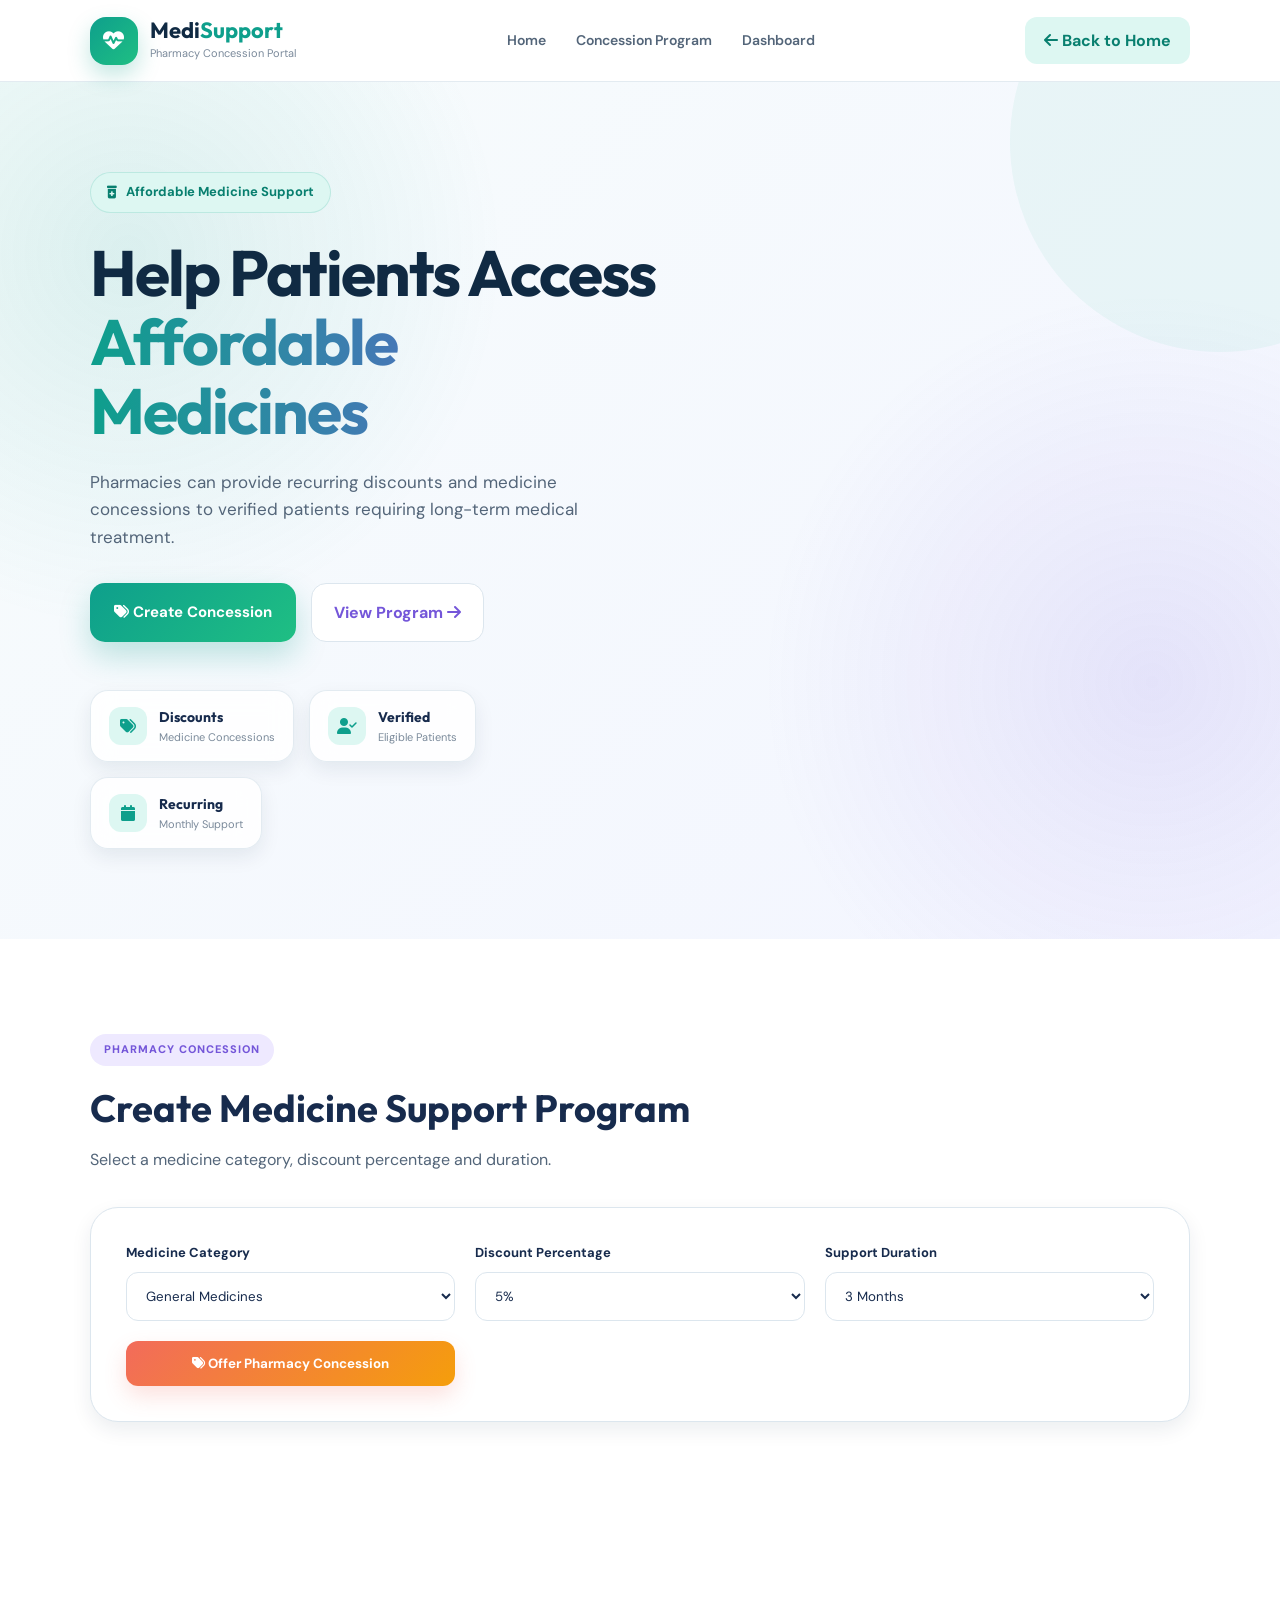
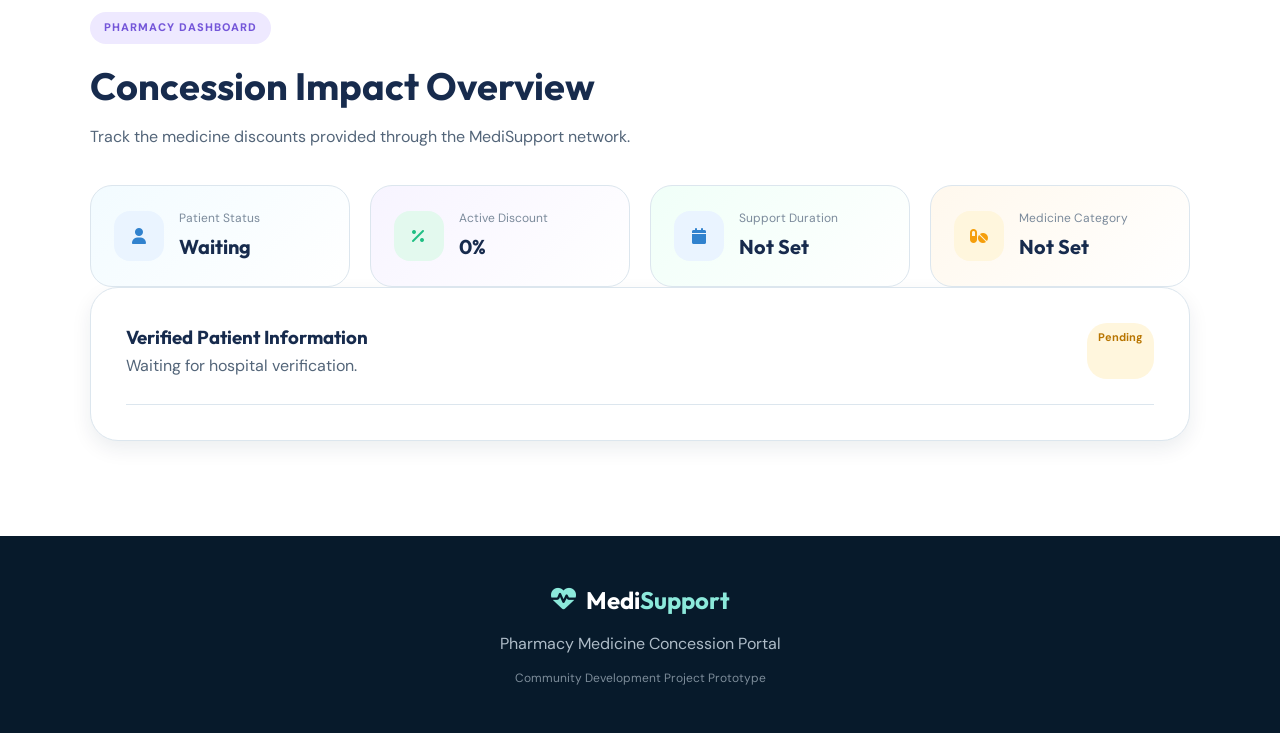
<file: pharmacy.html>
<!DOCTYPE html>
<html lang="en">

<head>

    <meta charset="UTF-8">

    <meta name="viewport" content="width=device-width, initial-scale=1.0">

    <title>MediSupport | Pharmacy Portal</title>

    <link rel="stylesheet" href="style.css">

    <link
        rel="stylesheet"
        href="https://cdnjs.cloudflare.com/ajax/libs/font-awesome/6.5.1/css/all.min.css"
    >

</head>


<body>


<header class="navbar">


    <div class="logo">


        <div class="logo-icon">

            <i class="fa-solid fa-heart-pulse"></i>

        </div>


        <div>

            <h2>Medi<span>Support</span></h2>

            <p>Pharmacy Concession Portal</p>

        </div>


    </div>



    <nav class="nav-links">

        <a href="index.html">

            Home

        </a>


        <a href="#concession">

            Concession Program

        </a>


        <a href="#pharmacy-dashboard">

            Dashboard

        </a>

    </nav>



    <div class="nav-buttons">

        <a
            href="index.html"
            class="login-btn"
        >

            <i class="fa-solid fa-arrow-left"></i>

            Back to Home

        </a>

    </div>


</header>



<!-- HERO -->

<section class="hero">


    <div class="hero-content">


        <div class="hero-badge">

            <i class="fa-solid fa-prescription-bottle-medical"></i>

            Affordable Medicine Support

        </div>


        <h1>

            Help Patients Access
            <span>Affordable Medicines</span>

        </h1>


        <p>

            Pharmacies can provide recurring discounts
            and medicine concessions to verified patients
            requiring long-term medical treatment.

        </p>


        <div class="hero-buttons">


            <button
                class="primary-btn"
                id="createConcessionBtn"
            >

                <i class="fa-solid fa-tags"></i>

                Create Concession

            </button>


            <a
                href="#concession"
                class="secondary-btn"
            >

                View Program

                <i class="fa-solid fa-arrow-right"></i>

            </a>


        </div>


        <div class="hero-stats">


            <div class="stat-card">

                <i class="fa-solid fa-tags"></i>

                <div>

                    <h3>Discounts</h3>

                    <p>Medicine Concessions</p>

                </div>

            </div>



            <div class="stat-card">

                <i class="fa-solid fa-user-check"></i>

                <div>

                    <h3>Verified</h3>

                    <p>Eligible Patients</p>

                </div>

            </div>



            <div class="stat-card">

                <i class="fa-solid fa-calendar"></i>

                <div>

                    <h3>Recurring</h3>

                    <p>Monthly Support</p>

                </div>

            </div>


        </div>


    </div>


</section>



<!-- CONCESSION SECTION -->

<section
    class="organization-dashboard"
    id="concession"
>


    <div class="dashboard-header">


        <div>


            <span class="section-tag">

                PHARMACY CONCESSION

            </span>


            <h2>

                Create Medicine Support Program

            </h2>


            <p>

                Select a medicine category,
                discount percentage and duration.

            </p>


        </div>


    </div>



    <div class="pharmacy-form-card">


        <div class="input-group">


            <label>

                Medicine Category

            </label>


            <select
                id="medicineCategory"
            >

                <option>

                    General Medicines

                </option>


                <option>

                    Long-Term Medicines

                </option>


                <option>

                    Specialized Medicines

                </option>


                <option>

                    Monthly Prescription Medicines

                </option>


                <option>

                    Other

                </option>


            </select>


        </div>



        <div class="input-group">


            <label>

                Discount Percentage

            </label>


            <select
                id="discountPercentage"
            >

                <option value="5">

                    5%

                </option>


                <option value="10">

                    10%

                </option>


                <option value="15">

                    15%

                </option>


                <option value="20">

                    20%

                </option>


                <option value="25">

                    25%

                </option>


            </select>


        </div>



        <div class="input-group">


            <label>

                Support Duration

            </label>


            <select
                id="discountDuration"
            >

                <option>

                    3 Months

                </option>


                <option>

                    6 Months

                </option>


                <option>

                    1 Year

                </option>


                <option>

                    Long-Term

                </option>


            </select>


        </div>



        <button
            id="offerDiscountBtn"
        >

            <i class="fa-solid fa-tags"></i>

            Offer Pharmacy Concession

        </button>


    </div>


</section>



<!-- CONCESSION RESULT -->

<section
    class="dashboard-section"
    id="pharmacy-dashboard"
>


    <div class="dashboard-header">


        <div>


            <span class="section-tag">

                PHARMACY DASHBOARD

            </span>


            <h2>

                Concession Impact Overview

            </h2>


            <p>

                Track the medicine discounts provided
                through the MediSupport network.

            </p>


        </div>


    </div>



    <div class="dashboard-summary-grid">


        <div class="summary-card">


            <div class="summary-icon">

                <i class="fa-solid fa-user"></i>

            </div>


            <div>

                <p>

                    Patient Status

                </p>


                <h3 id="pharmacyPatientStatus">

                    Waiting

                </h3>


            </div>


        </div>



        <div class="summary-card">


            <div class="summary-icon green-icon">

                <i class="fa-solid fa-percent"></i>

            </div>


            <div>

                <p>

                    Active Discount

                </p>


                <h3 id="activeDiscount">

                    0%

                </h3>


            </div>


        </div>



        <div class="summary-card">


            <div class="summary-icon">

                <i class="fa-solid fa-calendar"></i>

            </div>


            <div>

                <p>

                    Support Duration

                </p>


                <h3 id="activeDuration">

                    Not Set

                </h3>


            </div>


        </div>



        <div class="summary-card">


            <div class="summary-icon orange-icon">

                <i class="fa-solid fa-pills"></i>

            </div>


            <div>

                <p>

                    Medicine Category

                </p>


                <h3 id="activeMedicineCategory">

                    Not Set

                </h3>


            </div>


        </div>


    </div>



    <!-- PATIENT INFO -->

    <div class="verification-card">


        <div class="verification-card-header">


            <div>


                <h3 id="pharmacyPatientName">

                    Verified Patient Information

                </h3>


                <p id="pharmacyPatientRequirement">

                    Waiting for hospital verification.

                </p>


            </div>


            <span
                class="status pending-status"
                id="pharmacyEligibilityStatus"
            >

                Pending

            </span>


        </div>


    </div>


</section>



<footer>


    <div class="footer-logo">

        <i class="fa-solid fa-heart-pulse"></i>

        <h2>

            Medi<span>Support</span>

        </h2>

    </div>


    <p>

        Pharmacy Medicine Concession Portal

    </p>


    <p class="footer-note">

        Community Development Project Prototype

    </p>


</footer>



<script>

document.addEventListener(
    "DOMContentLoaded",
    function () {


        const patientData =
            JSON.parse(
                localStorage.getItem(
                    "mediSupportPatient"
                )
            );


        const verification =
            localStorage.getItem(
                "mediSupportVerification"
            );


        /* LOAD VERIFIED PATIENT */


        if (
            patientData &&
            verification === "verified"
        ) {


            document.getElementById(
                "pharmacyPatientName"
            ).textContent =
                patientData.name;


            document.getElementById(
                "pharmacyPatientRequirement"
            ).textContent =
                "Verified patient requiring recurring medical support.";


            document.getElementById(
                "pharmacyPatientStatus"
            ).textContent =
                "Eligible";


            document.getElementById(
                "pharmacyEligibilityStatus"
            ).textContent =
                "Verified";


            document.getElementById(
                "pharmacyEligibilityStatus"
            ).className =
                "status verified-status";


        }


        /* SCROLL */


        document.getElementById(
            "createConcessionBtn"
        ).addEventListener(
            "click",
            function () {


                document
                    .getElementById(
                        "concession"
                    )
                    .scrollIntoView({
                        behavior: "smooth"
                    });


            }
        );


        /* OFFER CONCESSION */


        document.getElementById(
            "offerDiscountBtn"
        ).addEventListener(
            "click",
            function () {


                if (
                    verification !== "verified"
                ) {

                    alert(
                        "A patient must first be verified by the hospital before a concession can be assigned."
                    );

                    return;

                }


                const category =
                    document.getElementById(
                        "medicineCategory"
                    ).value;


                const discount =
                    document.getElementById(
                        "discountPercentage"
                    ).value;


                const duration =
                    document.getElementById(
                        "discountDuration"
                    ).value;


                document.getElementById(
                    "activeDiscount"
                ).textContent =
                    discount + "%";


                document.getElementById(
                    "activeDuration"
                ).textContent =
                    duration;


                document.getElementById(
                    "activeMedicineCategory"
                ).textContent =
                    category;


                localStorage.setItem(
                    "mediSupportPharmacyDiscount",
                    JSON.stringify({
                        category: category,
                        discount: discount,
                        duration: duration
                    })
                );


                alert(
                    discount +
                    "% pharmacy concession has been successfully created for " +
                    duration +
                    "."
                );


                document
                    .getElementById(
                        "pharmacy-dashboard"
                    )
                    .scrollIntoView({
                        behavior: "smooth"
                    });


            }
        );


    }
);

</script>


</body>

</html>
</file>
<file: style.css>
/* =========================================================
   MEDISUPPORT - COMPLETE STYLESHEET
   ========================================================= */


/* =========================================================
   1. GOOGLE FONT
   ========================================================= */

@import url('https://fonts.googleapis.com/css2?family=DM+Sans:wght@400;500;600;700;800&family=Outfit:wght@400;500;600;700;800&display=swap');


/* =========================================================
   2. ROOT COLORS
   ========================================================= */

:root {

    --navy: #102A43;
    --deep-navy: #071A2B;

    --teal: #0E9F8C;
    --dark-teal: #087F6F;
    --light-teal: #DDF7F2;

    --emerald: #1FBF83;
    --light-green: #E3F9EE;

    --purple: #7456D9;
    --light-purple: #EEE9FF;

    --coral: #F26B5B;
    --light-coral: #FFF0ED;

    --orange: #F59E0B;
    --light-orange: #FFF6DD;

    --blue: #3182CE;
    --light-blue: #EAF4FF;

    --white: #FFFFFF;

    --background: #F5F8FC;
    --soft-background: #EEF4F7;

    --text-dark: #172B4D;
    --text-medium: #536579;
    --text-light: #7B8A9B;

    --border: #DCE6EE;

    --shadow-small: 0 8px 20px rgba(16, 42, 67, 0.08);
    --shadow-medium: 0 18px 45px rgba(16, 42, 67, 0.12);
    --shadow-large: 0 30px 70px rgba(16, 42, 67, 0.18);

    --radius-small: 12px;
    --radius-medium: 20px;
    --radius-large: 32px;

}


/* =========================================================
   3. GLOBAL RESET
   ========================================================= */

* {

    margin: 0;
    padding: 0;

    box-sizing: border-box;

}


html {

    scroll-behavior: smooth;

}


body {

    font-family: "DM Sans", sans-serif;

    background: var(--background);

    color: var(--text-dark);

    overflow-x: hidden;

    line-height: 1.6;

}


h1,
h2,
h3,
h4 {

    font-family: "Outfit", sans-serif;

}


button,
input,
select {

    font-family: inherit;

}


button {

    cursor: pointer;

    border: none;

}


a {

    text-decoration: none;

}


/* =========================================================
   4. NAVBAR
   ========================================================= */

.navbar {

    width: 100%;

    min-height: 82px;

    display: flex;

    align-items: center;

    justify-content: space-between;

    padding: 15px 7%;

    background: rgba(255, 255, 255, 0.96);

    border-bottom: 1px solid rgba(220, 230, 238, 0.8);

    position: sticky;

    top: 0;

    z-index: 1000;

    backdrop-filter: blur(16px);

}


.logo {

    display: flex;

    align-items: center;

    gap: 12px;

}


.logo-icon {

    width: 48px;
    height: 48px;

    border-radius: 16px;

    display: flex;

    align-items: center;

    justify-content: center;

    color: white;

    font-size: 21px;

    background: linear-gradient(
        135deg,
        var(--teal),
        var(--emerald)
    );

    box-shadow: 0 10px 22px rgba(14, 159, 140, 0.25);

}


.logo h2 {

    font-size: 22px;

    color: var(--navy);

    line-height: 1;

}


.logo h2 span {

    color: var(--teal);

}


.logo p {

    font-size: 11px;

    color: var(--text-light);

    margin-top: 4px;

}


.nav-links {

    display: flex;

    gap: 30px;

}


.nav-links a {

    color: var(--text-medium);

    font-size: 14px;

    font-weight: 600;

    transition: 0.3s;

    position: relative;

}


.nav-links a::after {

    content: "";

    position: absolute;

    width: 0;

    height: 2px;

    background: var(--teal);

    left: 0;

    bottom: -6px;

    transition: 0.3s;

}


.nav-links a:hover {

    color: var(--teal);

}


.nav-links a:hover::after {

    width: 100%;

}


.nav-buttons {

    display: flex;

    gap: 12px;

}


.login-btn {

    background: var(--light-teal);

    color: var(--dark-teal);

    padding: 11px 19px;

    border-radius: 12px;

    font-weight: 700;

    transition: 0.3s;

}


.login-btn:hover {

    background: var(--teal);

    color: white;

    transform: translateY(-2px);

}


.register-btn {

    padding: 11px 20px;

    border-radius: 12px;

    color: white;

    font-weight: 700;

    background: linear-gradient(
        135deg,
        var(--purple),
        var(--teal)
    );

    box-shadow: 0 10px 22px rgba(116, 86, 217, 0.22);

    transition: 0.3s;

}


.register-btn:hover {

    transform: translateY(-3px);

    box-shadow: 0 15px 30px rgba(116, 86, 217, 0.3);

}


/* =========================================================
   5. HERO SECTION
   ========================================================= */

.hero {

    min-height: 690px;

    padding: 90px 7%;

    display: grid;

    grid-template-columns: 1.1fr 0.9fr;

    align-items: center;

    gap: 70px;

    position: relative;

    overflow: hidden;

    background:

        radial-gradient(
            circle at 10% 20%,
            rgba(14, 159, 140, 0.12),
            transparent 28%
        ),

        radial-gradient(
            circle at 90% 70%,
            rgba(116, 86, 217, 0.12),
            transparent 30%
        ),

        linear-gradient(
            135deg,
            #F7FCFC,
            #F3F5FF
        );

}


.hero::before {

    content: "";

    position: absolute;

    width: 420px;
    height: 420px;

    border-radius: 50%;

    background: rgba(31, 191, 131, 0.06);

    right: -150px;

    top: -150px;

}


.hero-content {

    position: relative;

    z-index: 2;

}


.hero-badge {

    display: inline-flex;

    align-items: center;

    gap: 9px;

    padding: 9px 16px;

    border-radius: 100px;

    background: var(--light-teal);

    color: var(--dark-teal);

    font-size: 13px;

    font-weight: 700;

    margin-bottom: 25px;

    border: 1px solid rgba(14, 159, 140, 0.16);

}


.hero h1 {

    font-size: clamp(42px, 5vw, 70px);

    line-height: 1.08;

    letter-spacing: -2px;

    max-width: 720px;

    color: var(--navy);

}


.hero h1 span {

    display: block;

    background: linear-gradient(
        90deg,
        var(--teal),
        var(--purple)
    );

    -webkit-background-clip: text;

    -webkit-text-fill-color: transparent;

}


.hero-content > p {

    margin-top: 24px;

    max-width: 640px;

    color: var(--text-medium);

    font-size: 17px;

}


.hero-buttons {

    display: flex;

    gap: 15px;

    flex-wrap: wrap;

    margin-top: 32px;

}


.primary-btn {

    padding: 16px 24px;

    border-radius: 15px;

    color: white;

    font-weight: 700;

    font-size: 15px;

    background: linear-gradient(
        135deg,
        var(--teal),
        var(--emerald)
    );

    box-shadow: 0 14px 30px rgba(14, 159, 140, 0.25);

    transition: 0.3s;

}


.primary-btn:hover {

    transform: translateY(-4px);

    box-shadow: 0 20px 35px rgba(14, 159, 140, 0.32);

}


.secondary-btn {

    padding: 16px 22px;

    border-radius: 15px;

    color: var(--purple);

    background: white;

    border: 1px solid var(--border);

    font-weight: 700;

    transition: 0.3s;

}


.secondary-btn:hover {

    transform: translateY(-3px);

    border-color: var(--purple);

    box-shadow: var(--shadow-small);

}


.hero-stats {

    display: flex;

    gap: 15px;

    flex-wrap: wrap;

    margin-top: 48px;

}


.stat-card {

    background: rgba(255, 255, 255, 0.85);

    backdrop-filter: blur(12px);

    padding: 15px 18px;

    border-radius: 18px;

    display: flex;

    align-items: center;

    gap: 12px;

    border: 1px solid rgba(220, 230, 238, 0.8);

    box-shadow: var(--shadow-small);

}


.stat-card i {

    width: 38px;
    height: 38px;

    display: flex;

    align-items: center;

    justify-content: center;

    border-radius: 12px;

    color: var(--teal);

    background: var(--light-teal);

}


.stat-card h3 {

    font-size: 14px;

}


.stat-card p {

    font-size: 11px;

    color: var(--text-light);

}


/* =========================================================
   HERO SUPPORT CARD
   ========================================================= */

.hero-visual {

    position: relative;

    z-index: 2;

}


.main-support-card {

    max-width: 470px;

    margin: auto;

    padding: 28px;

    background: rgba(255, 255, 255, 0.94);

    border-radius: 30px;

    border: 1px solid rgba(255, 255, 255, 0.8);

    box-shadow: var(--shadow-large);

    position: relative;

}


.main-support-card::before {

    content: "";

    position: absolute;

    width: 100px;
    height: 100px;

    border-radius: 25px;

    background: var(--light-purple);

    right: -25px;

    bottom: -25px;

    z-index: -1;

}


.support-card-header {

    display: flex;

    align-items: center;

    gap: 12px;

}


.patient-avatar {

    width: 52px;
    height: 52px;

    border-radius: 17px;

    display: flex;

    align-items: center;

    justify-content: center;

    color: white;

    font-size: 20px;

    background: linear-gradient(
        135deg,
        var(--purple),
        #9A7CF4
    );

}


.support-card-header h3 {

    font-size: 17px;

}


.support-card-header p {

    font-size: 12px;

    color: var(--text-light);

}


.verified-badge {

    margin-left: auto;

    padding: 7px 10px;

    border-radius: 20px;

    background: var(--light-green);

    color: #0B8F5A;

    font-size: 11px;

    font-weight: 700;

}


.expense-summary {

    display: grid;

    grid-template-columns: 1fr 1fr;

    gap: 14px;

    margin: 28px 0;

}


.expense-summary > div {

    padding: 18px;

    border-radius: 18px;

    background: var(--soft-background);

}


.expense-summary > div:last-child {

    background: var(--light-green);

}


.expense-summary p {

    font-size: 12px;

    color: var(--text-medium);

}


.expense-summary h2 {

    margin-top: 5px;

    font-size: 25px;

}


.green-text {

    color: var(--emerald);

}


.progress-label {

    display: flex;

    justify-content: space-between;

    font-size: 13px;

    font-weight: 600;

    margin-bottom: 9px;

}


.progress-bar {

    height: 10px;

    border-radius: 30px;

    background: var(--light-teal);

    overflow: hidden;

}


.progress-fill {

    width: 60%;

    height: 100%;

    border-radius: inherit;

    background: linear-gradient(
        90deg,
        var(--teal),
        var(--emerald)
    );

}


.support-sources {

    margin-top: 25px;

    display: flex;

    flex-direction: column;

    gap: 10px;

}


.support-source {

    padding: 12px 14px;

    border-radius: 13px;

    display: flex;

    align-items: center;

    gap: 12px;

    background: #FAFCFD;

    border: 1px solid var(--border);

}


.support-source i {

    color: var(--purple);

}


.support-source span {

    color: var(--text-medium);

}


.support-source strong {

    margin-left: auto;

    color: var(--emerald);

}


/* =========================================================
   6. COMMON SECTION STYLING
   ========================================================= */

.problem-section,
.user-selection-section,
.how-it-works,
.registration-section,
.dashboard-section,
.organization-dashboard,
.features-section {

    padding: 95px 7%;

}


.section-heading {

    text-align: center;

    max-width: 750px;

    margin: 0 auto 55px;

}


.section-tag {

    display: inline-block;

    padding: 7px 14px;

    border-radius: 50px;

    background: var(--light-purple);

    color: var(--purple);

    font-size: 11px;

    font-weight: 800;

    letter-spacing: 1px;

}


.section-heading h2 {

    font-size: clamp(32px, 4vw, 50px);

    line-height: 1.15;

    margin-top: 18px;

    color: var(--navy);

}


.section-heading p {

    margin-top: 15px;

    color: var(--text-medium);

}


/* =========================================================
   7. PROBLEM SECTION
   ========================================================= */

.problem-section {

    background: white;

}


.problem-grid {

    display: grid;

    grid-template-columns: repeat(3, 1fr);

    gap: 25px;

}


.problem-card {

    padding: 32px;

    border-radius: 24px;

    background: white;

    border: 1px solid var(--border);

    transition: 0.35s;

    position: relative;

    overflow: hidden;

}


.problem-card::after {

    content: "";

    position: absolute;

    height: 4px;

    width: 100%;

    bottom: 0;

    left: 0;

    background: linear-gradient(
        90deg,
        var(--teal),
        var(--purple)
    );

    transform: scaleX(0);

    transition: 0.35s;

}


.problem-card:hover {

    transform: translateY(-9px);

    box-shadow: var(--shadow-medium);

}


.problem-card:hover::after {

    transform: scaleX(1);

}


.problem-icon {

    width: 60px;
    height: 60px;

    display: flex;

    align-items: center;

    justify-content: center;

    border-radius: 18px;

    font-size: 23px;

    margin-bottom: 22px;

}


.problem-icon.red {

    background: var(--light-coral);

    color: var(--coral);

}


.problem-icon.orange {

    background: var(--light-orange);

    color: var(--orange);

}


.problem-icon.purple {

    background: var(--light-purple);

    color: var(--purple);

}


.problem-card h3 {

    font-size: 21px;

    margin-bottom: 10px;

}


.problem-card p {

    color: var(--text-medium);

}


/* =========================================================
   8. USER SELECTION SECTION
   ========================================================= */

.user-selection-section {

    background:

        radial-gradient(
            circle at 5% 50%,
            rgba(116, 86, 217, 0.08),
            transparent 25%
        ),

        var(--soft-background);

}


.user-cards-grid {

    display: grid;

    grid-template-columns: repeat(4, 1fr);

    gap: 20px;

}


.user-card {

    padding: 28px 23px;

    border-radius: 26px;

    background: white;

    border: 1px solid var(--border);

    transition: 0.35s;

    display: flex;

    flex-direction: column;

}


.user-card:hover {

    transform: translateY(-10px);

    box-shadow: var(--shadow-medium);

}


.user-icon {

    width: 58px;
    height: 58px;

    border-radius: 18px;

    display: flex;

    align-items: center;

    justify-content: center;

    font-size: 22px;

    margin-bottom: 20px;

}


.patient-card .user-icon {

    color: var(--teal);

    background: var(--light-teal);

}


.hospital-card .user-icon {

    color: var(--blue);

    background: var(--light-blue);

}


.ngo-card .user-icon {

    color: var(--purple);

    background: var(--light-purple);

}


.pharmacy-card .user-icon {

    color: var(--coral);

    background: var(--light-coral);

}


.user-card h3 {

    font-size: 19px;

}


.user-card > p {

    margin-top: 10px;

    color: var(--text-medium);

    font-size: 14px;

}


.user-card ul {

    list-style: none;

    margin: 22px 0;

}


.user-card li {

    font-size: 13px;

    color: var(--text-medium);

    margin-bottom: 12px;

    display: flex;

    gap: 8px;

}


.user-card li i {

    color: var(--emerald);

}


.user-action-btn {

    width: 100%;

    padding: 13px;

    margin-top: auto;

    border-radius: 13px;

    font-weight: 700;

    transition: 0.3s;

}


.patient-card .user-action-btn {

    background: var(--light-teal);

    color: var(--dark-teal);

}


.hospital-card .user-action-btn {

    background: var(--light-blue);

    color: var(--blue);

}


.ngo-card .user-action-btn {

    background: var(--light-purple);

    color: var(--purple);

}


.pharmacy-card .user-action-btn {

    background: var(--light-coral);

    color: var(--coral);

}


.user-action-btn:hover {

    color: white;

    background: var(--navy);

    transform: translateY(-2px);

}


/* =========================================================
   9. HOW IT WORKS
   ========================================================= */

.how-it-works {

    background: var(--deep-navy);

    position: relative;

    overflow: hidden;

}


.how-it-works::before {

    content: "";

    position: absolute;

    width: 500px;
    height: 500px;

    border-radius: 50%;

    background: rgba(14, 159, 140, 0.12);

    top: -250px;

    right: -150px;

}


.how-it-works .section-heading {

    position: relative;

}


.how-it-works .section-tag {

    background: rgba(255, 255, 255, 0.1);

    color: #8CE9DB;

}


.how-it-works .section-heading h2 {

    color: white;

}


.how-it-works .section-heading p {

    color: #AEBCC8;

}


.timeline {

    max-width: 1000px;

    margin: auto;

    display: grid;

    grid-template-columns: repeat(5, 1fr);

    gap: 18px;

}


.timeline-item {

    position: relative;

    text-align: center;

}


.timeline-number {

    width: 45px;
    height: 45px;

    margin: auto;

    border-radius: 50%;

    display: flex;

    align-items: center;

    justify-content: center;

    font-weight: 800;

    color: white;

    background: linear-gradient(
        135deg,
        var(--teal),
        var(--purple)
    );

    position: relative;

    z-index: 2;

}


.timeline-content {

    margin-top: 20px;

    padding: 23px 16px;

    border-radius: 20px;

    background: rgba(255, 255, 255, 0.06);

    border: 1px solid rgba(255, 255, 255, 0.08);

    min-height: 230px;

    transition: 0.3s;

}


.timeline-content:hover {

    transform: translateY(-7px);

    background: rgba(255, 255, 255, 0.1);

}


.timeline-content i {

    font-size: 24px;

    color: #8CE9DB;

}


.timeline-content h3 {

    color: white;

    font-size: 16px;

    margin: 14px 0 10px;

}


.timeline-content p {

    color: #AEBCC8;

    font-size: 12px;

}


/* =========================================================
   10. REGISTRATION FORM
   ========================================================= */

.registration-section {

    background:

        linear-gradient(
            135deg,
            #F7FAFF,
            #F0FFFC
        );

}


.form-container {

    max-width: 1050px;

    margin: auto;

    padding: 50px;

    background: white;

    border-radius: 35px;

    box-shadow: var(--shadow-medium);

    border: 1px solid var(--border);

}


.form-header {

    text-align: center;

    margin-bottom: 45px;

}


.form-header h2 {

    margin-top: 15px;

    font-size: 35px;

}


.form-header p {

    color: var(--text-medium);

    margin-top: 10px;

}


.form-section {

    padding: 28px;

    margin-bottom: 28px;

    border-radius: 22px;

    background: #FAFCFE;

    border: 1px solid #E8EEF4;

}


.form-section h3 {

    margin-bottom: 24px;

    color: var(--navy);

}


.form-section h3 i {

    color: var(--teal);

    margin-right: 8px;

}


.form-grid {

    display: grid;

    grid-template-columns: repeat(2, 1fr);

    gap: 20px;

}


.input-group {

    display: flex;

    flex-direction: column;

    gap: 8px;

}


.input-group label {

    font-size: 13px;

    font-weight: 700;

    color: var(--text-dark);

}


.input-group input,
.input-group select {

    width: 100%;

    padding: 14px 15px;

    border-radius: 12px;

    border: 1px solid var(--border);

    background: white;

    outline: none;

    color: var(--text-dark);

    transition: 0.25s;

}


.input-group input:focus,
.input-group select:focus {

    border-color: var(--teal);

    box-shadow: 0 0 0 4px rgba(14, 159, 140, 0.1);

}


.expense-preview {

    display: grid;

    grid-template-columns: 1fr 1fr;

    gap: 20px;

    margin-top: 22px;

}


.expense-preview > div {

    padding: 22px;

    border-radius: 18px;

    background: linear-gradient(
        135deg,
        var(--light-teal),
        #F4FFFD
    );

    border-left: 5px solid var(--teal);

}


.expense-preview > div:last-child {

    background: linear-gradient(
        135deg,
        var(--light-purple),
        #FAF8FF
    );

    border-left-color: var(--purple);

}


.expense-preview p {

    font-size: 13px;

    color: var(--text-medium);

}


.expense-preview h3 {

    margin-top: 5px;

    font-size: 28px;

}


.upload-grid {

    display: grid;

    grid-template-columns: repeat(3, 1fr);

    gap: 18px;

}


.upload-box {

    padding: 25px;

    border-radius: 18px;

    text-align: center;

    border: 2px dashed #C9D9E6;

    background: white;

    transition: 0.3s;

}


.upload-box:hover {

    border-color: var(--teal);

    background: var(--light-teal);

}


.upload-box i {

    font-size: 28px;

    color: var(--purple);

    margin-bottom: 10px;

}


.upload-box h4 {

    margin-bottom: 12px;

}


.upload-box input {

    width: 100%;

    font-size: 11px;

}


.submit-request-btn {

    width: 100%;

    padding: 18px;

    border-radius: 16px;

    color: white;

    font-size: 16px;

    font-weight: 800;

    background: linear-gradient(
        135deg,
        var(--teal),
        var(--purple)
    );

    box-shadow: 0 14px 30px rgba(14, 159, 140, 0.22);

    transition: 0.3s;

}


.submit-request-btn:hover {

    transform: translateY(-3px);

    box-shadow: 0 20px 35px rgba(116, 86, 217, 0.25);

}


/* =========================================================
   11. DASHBOARD
   ========================================================= */

.dashboard-section {

    background: white;

}


.dashboard-header {

    display: flex;

    justify-content: space-between;

    align-items: center;

    margin-bottom: 35px;

}


.dashboard-header h2 {

    font-size: 38px;

    margin-top: 12px;

}


.dashboard-header p {

    color: var(--text-medium);

    margin-top: 8px;

}


.verification-status {

    padding: 12px 18px;

    border-radius: 30px;

    font-weight: 700;

    font-size: 13px;

}


.verification-status.pending {

    background: var(--light-orange);

    color: #B87500;

}


.verification-status.verified {

    background: var(--light-green);

    color: #098A56;

}


.dashboard-summary-grid {

    display: grid;

    grid-template-columns: repeat(4, 1fr);

    gap: 20px;

}


.summary-card {

    padding: 23px;

    border-radius: 22px;

    border: 1px solid var(--border);

    display: flex;

    align-items: center;

    gap: 15px;

    transition: 0.3s;

}


.summary-card:nth-child(1) {

    background: linear-gradient(
        135deg,
        #F2FBFF,
        #FFFFFF
    );

}


.summary-card:nth-child(2) {

    background: linear-gradient(
        135deg,
        #F7F4FF,
        #FFFFFF
    );

}


.summary-card:nth-child(3) {

    background: linear-gradient(
        135deg,
        #F0FFF8,
        #FFFFFF
    );

}


.summary-card:nth-child(4) {

    background: linear-gradient(
        135deg,
        #FFF8ED,
        #FFFFFF
    );

}


.summary-card:hover {

    transform: translateY(-5px);

    box-shadow: var(--shadow-small);

}


.summary-icon {

    width: 50px;
    height: 50px;

    border-radius: 16px;

    display: flex;

    align-items: center;

    justify-content: center;

    background: var(--light-blue);

    color: var(--blue);

}


.green-icon {

    background: var(--light-green);

    color: var(--emerald);

}


.orange-icon {

    background: var(--light-orange);

    color: var(--orange);

}


.summary-card p {

    font-size: 12px;

    color: var(--text-light);

}


.summary-card h3 {

    margin-top: 3px;

    font-size: 20px;

}


/* =========================================================
   12. DEMO VERIFICATION
   ========================================================= */

.demo-verification {

    margin-top: 28px;

    padding: 24px;

    border-radius: 20px;

    display: flex;

    align-items: center;

    justify-content: space-between;

    gap: 20px;

    background: linear-gradient(
        135deg,
        var(--light-purple),
        var(--light-blue)
    );

    border: 1px solid #DED7FF;

}


.demo-verification h3 {

    font-size: 18px;

}


.demo-verification h3 i {

    color: var(--purple);

}


.demo-verification p {

    color: var(--text-medium);

    font-size: 13px;

    margin-top: 5px;

}


.demo-verification button {

    padding: 13px 18px;

    border-radius: 13px;

    background: var(--purple);

    color: white;

    font-weight: 700;

    white-space: nowrap;

    transition: 0.3s;

}


.demo-verification button:hover {

    transform: scale(1.04);

    background: var(--navy);

}


/* =========================================================
   13. SMART MATCHING
   ========================================================= */

.matching-section {

    margin-top: 45px;

    padding: 35px;

    border-radius: 30px;

    background:

        radial-gradient(
            circle at 90% 10%,
            rgba(14, 159, 140, 0.12),
            transparent 25%
        ),

        #F7FAFC;

}


.matching-header {

    display: flex;

    align-items: center;

    justify-content: space-between;

    gap: 20px;

    margin-bottom: 30px;

}


.matching-header h2 i {

    color: var(--purple);

}


.matching-header p {

    color: var(--text-medium);

}


.matching-header button {

    padding: 13px 18px;

    border-radius: 13px;

    background: var(--teal);

    color: white;

    font-weight: 700;

    transition: 0.3s;

}


.matching-header button:hover {

    transform: translateY(-3px);

    box-shadow: 0 12px 25px rgba(14, 159, 140, 0.25);

}


.support-match-grid {

    display: grid;

    grid-template-columns: repeat(3, 1fr);

    gap: 20px;

}


.empty-state {

    grid-column: 1 / -1;

    padding: 50px;

    text-align: center;

    border-radius: 22px;

    background: white;

    border: 2px dashed var(--border);

}


.empty-state i {

    font-size: 35px;

    color: var(--purple);

    margin-bottom: 12px;

}


.empty-state p {

    color: var(--text-medium);

}


.match-card {

    padding: 25px;

    border-radius: 22px;

    background: white;

    border: 1px solid var(--border);

    box-shadow: var(--shadow-small);

}


.match-card h3 {

    margin-top: 14px;

}


.match-card p {

    color: var(--text-medium);

    font-size: 13px;

    margin-top: 7px;

}


.match-card .match-score {

    display: inline-block;

    margin-top: 15px;

    padding: 7px 12px;

    border-radius: 20px;

    background: var(--light-green);

    color: #098A56;

    font-size: 12px;

    font-weight: 800;

}


/* =========================================================
   14. TRACKER TABLE
   ========================================================= */

.tracker-section {

    margin-top: 45px;

}


.tracker-section h2 {

    margin-bottom: 20px;

}


.tracker-section h2 i {

    color: var(--teal);

}


.tracker-table-wrapper {

    overflow-x: auto;

    border-radius: 20px;

    border: 1px solid var(--border);

}


table {

    width: 100%;

    border-collapse: collapse;

    min-width: 700px;

}


thead {

    background: var(--navy);

    color: white;

}


th,
td {

    padding: 17px 20px;

    text-align: left;

}


td {

    border-bottom: 1px solid var(--border);

    color: var(--text-medium);

}


tbody tr {

    transition: 0.2s;

}


tbody tr:hover {

    background: var(--light-teal);

}


.status {

    padding: 6px 11px;

    border-radius: 20px;

    font-size: 11px;

    font-weight: 700;

}


.pending-status {

    background: var(--light-orange);

    color: #B87500;

}


.success-status {

    background: var(--light-green);

    color: #098A56;

}


/* =========================================================
   15. ORGANIZATION DASHBOARDS
   ========================================================= */

.organization-dashboard {

    background: var(--soft-background);

}


.organization-dashboard:nth-of-type(even) {

    background: white;

}


.verification-card,
.ngo-support-card,
.pharmacy-form-card {

    max-width: 1100px;

    margin: auto;

    padding: 35px;

    border-radius: 28px;

    background: white;

    border: 1px solid var(--border);

    box-shadow: var(--shadow-small);

}


.verification-card-header {

    display: flex;

    justify-content: space-between;

    gap: 20px;

    padding-bottom: 25px;

    border-bottom: 1px solid var(--border);

}


.verification-card-header p {

    color: var(--text-medium);

}


.verification-details {

    display: grid;

    grid-template-columns: repeat(3, 1fr);

    gap: 20px;

    margin: 28px 0;

}


.verification-details > div {

    padding: 20px;

    border-radius: 18px;

    background: #F8FAFC;

}


.verification-details strong {

    font-size: 12px;

    color: var(--text-light);

}


.verification-details p {

    font-weight: 700;

    margin-top: 6px;

}


.verification-actions {

    display: flex;

    gap: 14px;

}


.approve-btn {

    padding: 13px 20px;

    border-radius: 12px;

    color: white;

    background: var(--emerald);

    font-weight: 700;

}


.reject-btn {

    padding: 13px 20px;

    border-radius: 12px;

    background: var(--light-coral);

    color: var(--coral);

    font-weight: 700;

}


/* =========================================================
   16. NGO DASHBOARD
   ========================================================= */

.ngo-patient-info {

    display: flex;

    align-items: center;

    gap: 15px;

}


.patient-mini-avatar {

    width: 55px;
    height: 55px;

    border-radius: 17px;

    display: flex;

    align-items: center;

    justify-content: center;

    background: var(--light-purple);

    color: var(--purple);

}


.ngo-patient-info p {

    color: var(--text-medium);

    font-size: 13px;

}


.ngo-expense-info {

    display: grid;

    grid-template-columns: repeat(2, 1fr);

    gap: 20px;

    margin: 30px 0;

}


.ngo-expense-info div {

    padding: 22px;

    border-radius: 18px;

    background: var(--light-teal);

}


.ngo-expense-info span {

    display: block;

    color: var(--text-medium);

    font-size: 13px;

}


.ngo-expense-info strong {

    font-size: 25px;

    color: var(--dark-teal);

}


.support-amounts h3 {

    margin-bottom: 15px;

}


.amount-buttons {

    display: flex;

    gap: 12px;

    flex-wrap: wrap;

}


.supportAmount {

    padding: 12px 20px;

    border-radius: 12px;

    background: var(--light-purple);

    color: var(--purple);

    font-weight: 700;

    border: 1px solid transparent;

    transition: 0.25s;

}


.supportAmount:hover,
.supportAmount.active {

    background: var(--purple);

    color: white;

    transform: translateY(-2px);

}


.provide-support-btn {

    margin-top: 20px;

    padding: 15px 25px;

    border-radius: 13px;

    color: white;

    background: linear-gradient(
        135deg,
        var(--purple),
        #9A7CF4
    );

    font-weight: 700;

}


/* =========================================================
   17. PHARMACY DASHBOARD
   ========================================================= */

.pharmacy-form-card {

    display: grid;

    grid-template-columns: repeat(3, 1fr);

    gap: 20px;

    align-items: end;

}


.pharmacy-form-card button {

    padding: 14px;

    border-radius: 12px;

    color: white;

    font-weight: 700;

    background: linear-gradient(
        135deg,
        var(--coral),
        var(--orange)
    );

    box-shadow: 0 10px 22px rgba(242, 107, 91, 0.2);

}


/* =========================================================
   18. FEATURES SECTION
   ========================================================= */

.features-section {

    background: white;

}


.features-grid {

    display: grid;

    grid-template-columns: repeat(3, 1fr);

    gap: 22px;

}


.feature-card {

    padding: 30px;

    border-radius: 23px;

    border: 1px solid var(--border);

    transition: 0.3s;

    position: relative;

    overflow: hidden;

}


.feature-card:nth-child(1) {

    background: linear-gradient(
        135deg,
        #EAF4FF,
        white
    );

}


.feature-card:nth-child(2) {

    background: linear-gradient(
        135deg,
        #FFF6DD,
        white
    );

}


.feature-card:nth-child(3) {

    background: linear-gradient(
        135deg,
        #F0FFF8,
        white
    );

}


.feature-card:nth-child(4) {

    background: linear-gradient(
        135deg,
        #F2EEFF,
        white
    );

}


.feature-card:nth-child(5) {

    background: linear-gradient(
        135deg,
        #E8FCF8,
        white
    );

}


.feature-card:nth-child(6) {

    background: linear-gradient(
        135deg,
        #FFF0ED,
        white
    );

}


.feature-card:hover {

    transform: translateY(-7px);

    box-shadow: var(--shadow-medium);

}


.feature-card i {

    font-size: 27px;

    color: var(--teal);

}


.feature-card:nth-child(2) i {

    color: var(--orange);

}


.feature-card:nth-child(3) i {

    color: var(--emerald);

}


.feature-card:nth-child(4) i {

    color: var(--purple);

}


.feature-card:nth-child(6) i {

    color: var(--coral);

}


.feature-card h3 {

    margin-top: 18px;

    font-size: 20px;

}


.feature-card p {

    margin-top: 8px;

    color: var(--text-medium);

}


/* =========================================================
   19. FINAL CTA
   ========================================================= */

.final-cta {

    margin: 70px 7%;

    padding: 65px;

    border-radius: 35px;

    display: flex;

    justify-content: space-between;

    align-items: center;

    gap: 40px;

    color: white;

    background:

        radial-gradient(
            circle at 90% 10%,
            rgba(255, 255, 255, 0.12),
            transparent 20%
        ),

        linear-gradient(
            135deg,
            var(--navy),
            var(--purple)
        );

}


.final-cta .section-tag {

    background: rgba(255, 255, 255, 0.12);

    color: #B8FFF5;

}


.final-cta h2 {

    font-size: clamp(30px, 4vw, 48px);

    max-width: 750px;

    margin-top: 18px;

    line-height: 1.15;

}


.final-cta p {

    margin-top: 15px;

    color: #D8E1EA;

}


.final-cta button {

    padding: 17px 23px;

    border-radius: 15px;

    background: white;

    color: var(--purple);

    font-weight: 800;

    white-space: nowrap;

    transition: 0.3s;

}


.final-cta button:hover {

    transform: translateY(-4px);

    box-shadow: 0 15px 30px rgba(0, 0, 0, 0.2);

}


/* =========================================================
   20. FOOTER
   ========================================================= */

footer {

    padding: 45px 7%;

    text-align: center;

    background: var(--deep-navy);

    color: white;

}


.footer-logo {

    display: flex;

    justify-content: center;

    align-items: center;

    gap: 10px;

}


.footer-logo i {

    font-size: 25px;

    color: #8CE9DB;

}


.footer-logo h2 span {

    color: #8CE9DB;

}


footer > p {

    margin-top: 12px;

    color: #AEBCC8;

}


.footer-note {

    font-size: 12px;

    opacity: 0.7;

}


/* =========================================================
   21. RESPONSIVE DESIGN
   ========================================================= */


/* Large Tablets */

@media (max-width: 1100px) {

    .hero {

        grid-template-columns: 1fr;

        text-align: center;

    }


    .hero-content > p {

        margin-left: auto;
        margin-right: auto;

    }


    .hero-buttons,
    .hero-stats {

        justify-content: center;

    }


    .user-cards-grid {

        grid-template-columns: repeat(2, 1fr);

    }


    .timeline {

        grid-template-columns: repeat(3, 1fr);

    }


    .dashboard-summary-grid {

        grid-template-columns: repeat(2, 1fr);

    }

}


/* Tablets */

@media (max-width: 850px) {

    .navbar {

        padding: 15px 5%;

    }


    .nav-links {

        display: none;

    }


    .problem-grid {

        grid-template-columns: 1fr;

    }


    .timeline {

        grid-template-columns: repeat(2, 1fr);

    }


    .form-grid {

        grid-template-columns: 1fr;

    }


    .upload-grid {

        grid-template-columns: 1fr;

    }


    .support-match-grid {

        grid-template-columns: 1fr;

    }


    .features-grid {

        grid-template-columns: repeat(2, 1fr);

    }


    .verification-details {

        grid-template-columns: 1fr;

    }


    .pharmacy-form-card {

        grid-template-columns: 1fr;

    }

}


/* Mobile */

@media (max-width: 600px) {

    .navbar {

        min-height: auto;

        padding: 13px 5%;

    }


    .logo p {

        display: none;

    }


    .nav-buttons .login-btn {

        display: none;

    }


    .register-btn {

        padding: 10px 13px;

        font-size: 12px;

    }


    .hero {

        padding: 65px 6%;

    }


    .hero h1 {

        font-size: 42px;

    }


    .hero-stats {

        flex-direction: column;

    }


    .stat-card {

        width: 100%;

    }


    .main-support-card {

        padding: 20px;

    }


    .expense-summary {

        grid-template-columns: 1fr;

    }


    .problem-section,
    .user-selection-section,
    .how-it-works,
    .registration-section,
    .dashboard-section,
    .organization-dashboard,
    .features-section {

        padding: 70px 5%;

    }


    .user-cards-grid {

        grid-template-columns: 1fr;

    }


    .timeline {

        grid-template-columns: 1fr;

    }


    .timeline-content {

        min-height: auto;

    }


    .form-container {

        padding: 22px 16px;

    }


    .form-section {

        padding: 20px 15px;

    }


    .expense-preview {

        grid-template-columns: 1fr;

    }


    .dashboard-header {

        flex-direction: column;

        align-items: flex-start;

        gap: 15px;

    }


    .dashboard-summary-grid {

        grid-template-columns: 1fr;

    }


    .demo-verification {

        flex-direction: column;

        align-items: flex-start;

    }


    .matching-header {

        flex-direction: column;

        align-items: flex-start;

    }


    .matching-header button {

        width: 100%;

    }


    .verification-card-header {

        flex-direction: column;

    }


    .verification-actions {

        flex-direction: column;

    }


    .verification-actions button {

        width: 100%;

    }


    .ngo-expense-info {

        grid-template-columns: 1fr;

    }


    .features-grid {

        grid-template-columns: 1fr;

    }


    .final-cta {

        margin: 45px 5%;

        padding: 40px 25px;

        flex-direction: column;

        align-items: flex-start;

    }


    .final-cta button {

        width: 100%;

    }

}
</file>
